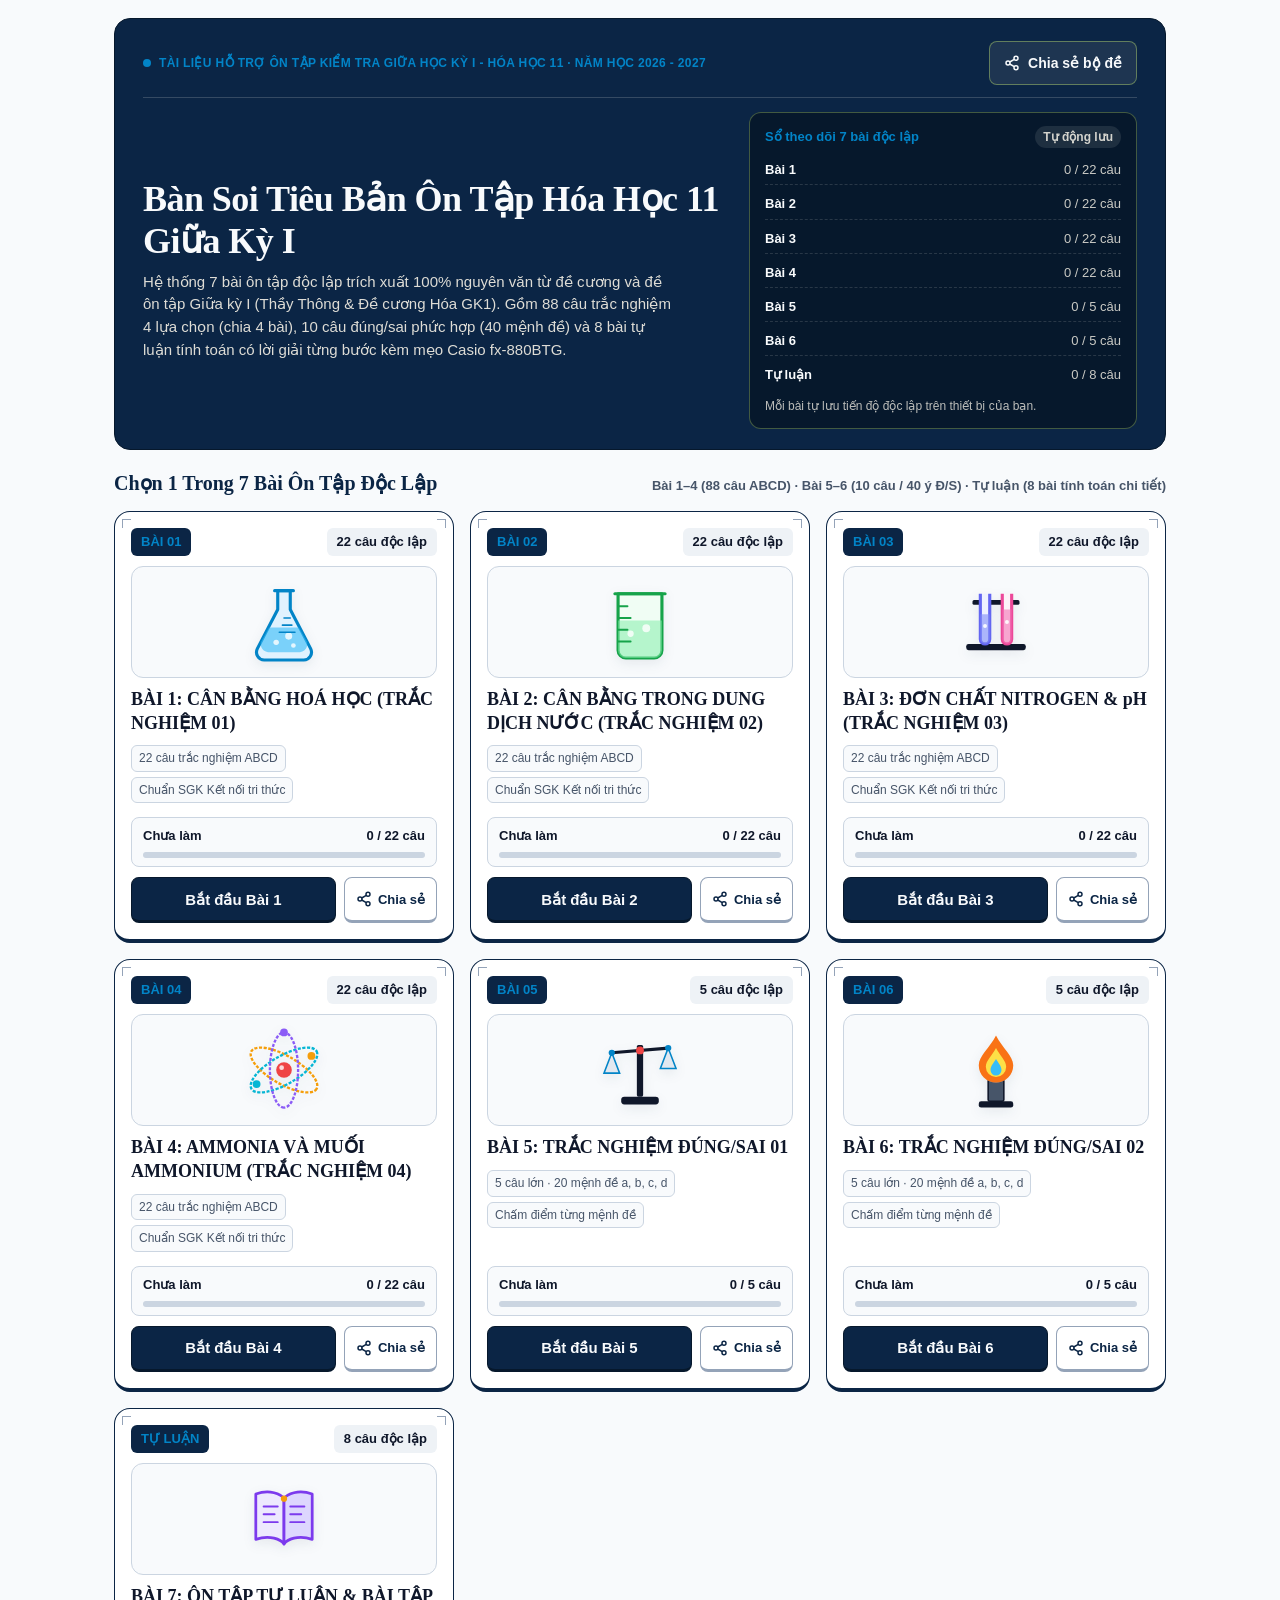
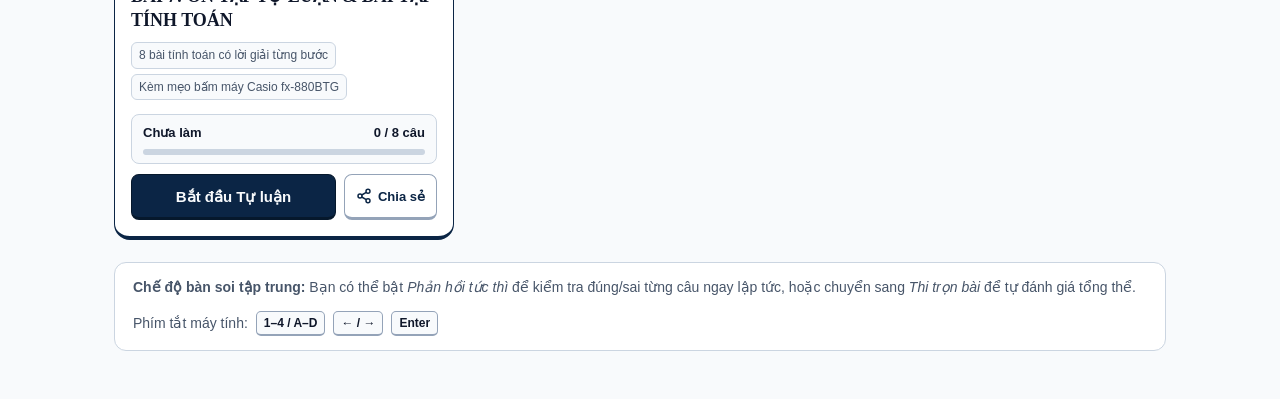
<file: index.html>
<!DOCTYPE html>
<html lang="vi">
<head>
  <meta charset="UTF-8" />
  <meta name="viewport" content="width=device-width, initial-scale=1.0, viewport-fit=cover" />
  <meta name="theme-color" content="#0B2545" />
  <link rel="icon" type="image/svg+xml" href="data:image/svg+xml,%3Csvg xmlns='http://www.w3.org/2000/svg' viewBox='0 0 32 32'%3E%3Crect width='32' height='32' rx='8' fill='%230B2545'/%3E%3Cpath d='M10 24L14 14V8H18V14L22 24H10Z' fill='%230284C7'/%3E%3Ccircle cx='16' cy='19' r='2' fill='%23FFFFFF'/%3E%3C/svg%3E" />
  <title>CHEMLAB — Ôn tập Hóa học 11 Giữa HKI (2026 - 2027)</title>
  <link rel="stylesheet" href="./styles.css" />
</head>
<body>
  <main class="lobby-shell">
    <header class="poster-masthead">
      <div class="masthead-top-row">
        <div class="monograph-mark">
          <span class="monograph-dot" aria-hidden="true"></span>
          <span>TÀI LIỆU HỖ TRỢ ÔN TẬP KIỂM TRA GIỮA HỌC KỲ I - HÓA HỌC 11 · NĂM HỌC 2026 - 2027</span>
        </div>
        <button type="button" id="btn-share-lobby" class="btn-share-masthead">
          <svg width="16" height="16" viewBox="0 0 24 24" fill="none" stroke="currentColor" stroke-width="2.2" aria-hidden="true">
            <circle cx="18" cy="5" r="3"></circle>
            <circle cx="6" cy="12" r="3"></circle>
            <circle cx="18" cy="19" r="3"></circle>
            <path d="M8.59 13.51l6.83 3.98M15.41 6.51l-6.82 3.98"></path>
          </svg>
          <span>Chia sẻ bộ đề</span>
        </button>
      </div>

      <div class="masthead-grid">
        <div>
          <h1 class="poster-title">Bàn Soi Tiêu Bản Ôn Tập Hóa Học 11 Giữa Kỳ I</h1>
          <p class="poster-subtitle">
            Hệ thống 7 bài ôn tập độc lập trích xuất 100% nguyên văn từ đề cương và đề ôn tập Giữa kỳ I (Thầy Thông & Đề cương Hóa GK1). Gồm 88 câu trắc nghiệm 4 lựa chọn (chia 4 bài), 10 câu đúng/sai phức hợp (40 mệnh đề) và 8 bài tự luận tính toán có lời giải từng bước kèm mẹo Casio fx-880BTG.
          </p>
        </div>

        <aside class="masthead-summary-panel" aria-label="Tiến độ riêng từng bài">
          <div class="overall-stat-row">
            <span class="overall-stat-label">Sổ theo dõi 7 bài độc lập</span>
            <span class="overall-stat-badge">Tự động lưu</span>
          </div>
          <div class="independent-ledger-list" id="independent-ledger-list">
            <div class="ledger-lesson-row"><span class="ledger-lesson-name">Bài 1</span><span class="ledger-lesson-val">0 / 22 câu</span></div>
            <div class="ledger-lesson-row"><span class="ledger-lesson-name">Bài 2</span><span class="ledger-lesson-val">0 / 22 câu</span></div>
            <div class="ledger-lesson-row"><span class="ledger-lesson-name">Bài 3</span><span class="ledger-lesson-val">0 / 22 câu</span></div>
            <div class="ledger-lesson-row"><span class="ledger-lesson-name">Bài 4</span><span class="ledger-lesson-val">0 / 22 câu</span></div>
            <div class="ledger-lesson-row"><span class="ledger-lesson-name">Bài 5</span><span class="ledger-lesson-val">0 / 5 câu</span></div>
            <div class="ledger-lesson-row"><span class="ledger-lesson-name">Bài 6</span><span class="ledger-lesson-val">0 / 5 câu</span></div>
            <div class="ledger-lesson-row"><span class="ledger-lesson-name">Tự luận</span><span class="ledger-lesson-val">0 / 8 câu</span></div>
          </div>
          <p class="overall-stat-caption" id="overall-stat-caption">
            Mỗi bài chấm điểm và tự lưu tiến độ tách biệt trên thiết bị của bạn.
          </p>
        </aside>
      </div>
    </header>

    <section aria-labelledby="plates-heading">
      <div class="plates-section-head">
        <h2 id="plates-heading" class="plates-heading">Chọn 1 Trong 7 Bài Ôn Tập Độc Lập</h2>
        <p class="plates-note">Bài 1–4 (88 câu ABCD) · Bài 5–6 (10 câu / 40 ý Đ/S) · Tự luận (8 bài tính toán chi tiết)</p>
      </div>

      <div id="specimen-plates-grid" class="specimen-plates-grid">
        <noscript>Bạn vui lòng bật JavaScript để tải dữ liệu câu hỏi Hóa học 11.</noscript>
      </div>
    </section>

    <footer class="lobby-footer-guide">
      <div>
        <strong>Chế độ bàn soi tập trung:</strong> Bạn có thể bật <em>Phản hồi tức thì</em> để kiểm tra đúng/sai từng câu ngay lập tức, hoặc chuyển sang <em>Thi trọn bài</em> để tự đánh giá tổng thể.
      </div>
      <div class="kbd-guide-group" aria-label="Phím tắt bàn phím trên máy tính">
        <span>Phím tắt máy tính:</span>
        <span class="kbd-chip">1–4 / A–D</span>
        <span class="kbd-chip">← / →</span>
        <span class="kbd-chip">Enter</span>
      </div>
    </footer>
  </main>

  <script src="./quiz-data.js"></script>
  <script src="./chemlab-core.js"></script>
  <script src="./lobby.js"></script>
</body>
</html>
</file>
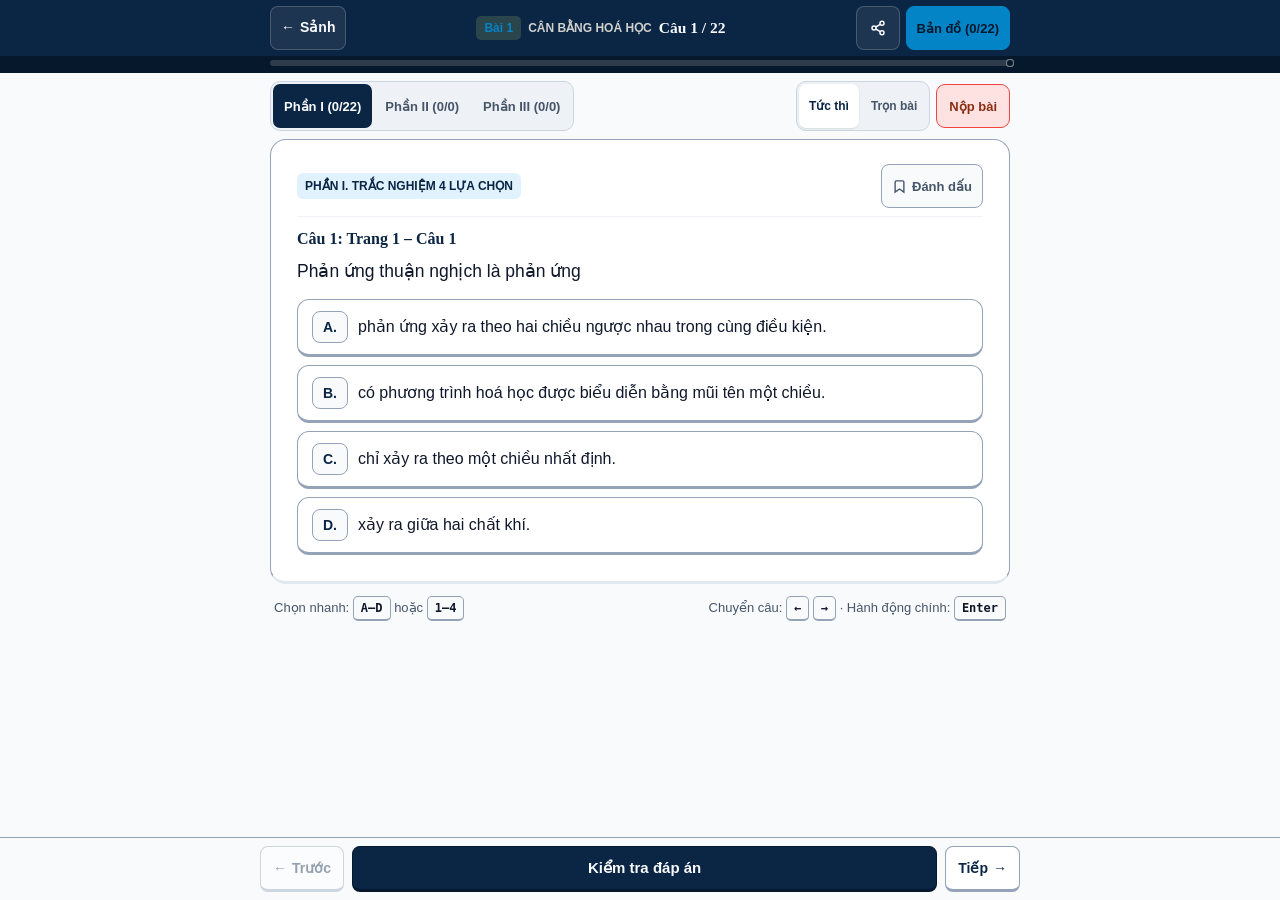
<file: bai-1.html>
<!DOCTYPE html>
<html lang="vi">
<head>
  <meta charset="UTF-8" />
  <meta name="viewport" content="width=device-width, initial-scale=1.0, viewport-fit=cover" />
  <meta name="theme-color" content="#0B2545" />
  <link rel="icon" type="image/svg+xml" href="data:image/svg+xml,%3Csvg xmlns='http://www.w3.org/2000/svg' viewBox='0 0 32 32'%3E%3Crect width='32' height='32' rx='8' fill='%230B2545'/%3E%3Cpath d='M10 24L14 14V8H18V14L22 24H10Z' fill='%230284C7'/%3E%3Ccircle cx='16' cy='19' r='2' fill='%23FFFFFF'/%3E%3C/svg%3E" />
  <title>BÀI 1: CÂN BẰNG HOÁ HỌC (TRẮC NGHIỆM 01) — CHEMLAB Hóa 11</title>
  <link rel="stylesheet" href="./styles.css" />
</head>
<body class="stage-page" data-lesson-id="bai-1">
  <header class="focus-topbar">
    <div class="topbar-inner">
      <a href="./index.html" class="btn-back-lobby" aria-label="Quay về sảnh CHEMLAB">
        <span aria-hidden="true">←</span>
        <span>Sảnh</span>
      </a>

      <div class="topbar-center-meta">
        <span id="lesson-code-tag" class="lesson-code-tag">BAI-1</span>
        <span id="lesson-desktop-title" class="lesson-desktop-title">BÀI 1: CÂN BẰNG HOÁ HỌC (TRẮC NGHIỆM 01)</span>
        <span id="stage-counter" class="stage-counter">Câu 1 / ...</span>
      </div>

      <div class="topbar-right-actions">
        <button type="button" id="btn-share-top" class="btn-icon-top" aria-label="Chia sẻ bài này">
          <svg width="16" height="16" viewBox="0 0 24 24" fill="none" stroke="currentColor" stroke-width="2.2" aria-hidden="true">
            <circle cx="18" cy="5" r="3"></circle>
            <circle cx="6" cy="12" r="3"></circle>
            <circle cx="18" cy="19" r="3"></circle>
            <path d="M8.59 13.51l6.83 3.98M15.41 6.51l-6.82 3.98"></path>
          </svg>
        </button>
        <button type="button" id="btn-map-trigger" class="btn-icon-top btn-map-trigger" aria-haspopup="dialog">
          <span id="map-trigger-label">Bản đồ</span>
        </button>
      </div>
    </div>

    <div class="leaf-vein-strip" aria-hidden="true">
      <div class="leaf-vein-inner">
        <div id="leaf-vein-track" class="leaf-vein-track">
          <div id="leaf-vein-fill" class="leaf-vein-fill"></div>
        </div>
      </div>
    </div>
  </header>

  <nav id="stage-subbar" class="stage-subbar" aria-label="Điều hướng phần thi và chế độ làm bài">
    <div id="part-pills" class="part-pills"></div>
    <div class="subbar-right-row">
      <div id="mode-switch-group" class="mode-switch-group" role="group" aria-label="Chế độ phản hồi"></div>
      <button type="button" id="btn-submit-inline" class="btn-submit-inline">Nộp bài</button>
    </div>
  </nav>

  <div id="drill-banner" class="drill-banner" hidden>
    <div class="drill-banner-inner">
      <span id="drill-banner-text" class="drill-banner-text">Đang luyện riêng câu sai</span>
      <button type="button" id="btn-exit-drill" class="btn-exit-drill">Thoát luyện câu sai</button>
    </div>
  </div>

  <main id="focus-main" class="focus-main">
    <noscript>Bạn vui lòng bật JavaScript để hiển thị bộ câu hỏi.</noscript>
  </main>

  <main id="results-container" class="results-container" hidden></main>

  <footer id="reflex-dock" class="reflex-dock">
    <div class="reflex-dock-inner">
      <button type="button" id="btn-prev-q" class="btn-nav-step" aria-label="Câu trước">
        <span aria-hidden="true">←</span>
        <span>Trước</span>
      </button>
      <button type="button" id="btn-primary-reflex" class="btn-reflex-primary">
        Kiểm tra đáp án
      </button>
      <button type="button" id="btn-next-q" class="btn-nav-step" aria-label="Câu tiếp theo">
        <span>Tiếp</span>
        <span aria-hidden="true">→</span>
      </button>
    </div>
  </footer>

  <div id="drawer-backdrop" class="drawer-backdrop" hidden>
    <aside class="question-drawer" role="dialog" aria-modal="true" aria-labelledby="drawer-title">
      <div class="drawer-header">
        <h2 id="drawer-title" class="drawer-title">Bản đồ câu hỏi</h2>
        <button type="button" id="btn-close-drawer" class="btn-close-drawer">Đóng</button>
      </div>
      <div class="drawer-legend" aria-label="Chú giải trạng thái">
        <span class="legend-item"><span class="legend-swatch sw-current"></span>Đang xem</span>
        <span class="legend-item"><span class="legend-swatch sw-answered"></span>Đã làm</span>
        <span class="legend-item"><span class="legend-swatch sw-partial"></span>Chọn dở</span>
        <span class="legend-item"><span class="legend-swatch sw-right"></span>Đúng</span>
        <span class="legend-item"><span class="legend-swatch sw-wrong"></span>Sai</span>
        <span class="legend-item"><span class="legend-swatch sw-flag"></span>Đánh dấu</span>
      </div>
      <div id="drawer-body" class="drawer-body"></div>
      <div class="drawer-footer">
        <button type="button" id="btn-submit-drawer" class="btn-submit-all">Nộp bài &amp; Xem tổng kết</button>
        <div class="drawer-reset-row">
          <button type="button" id="btn-reset-drawer" class="btn-reset-lesson">Làm mới bài này từ đầu</button>
        </div>
      </div>
    </aside>
  </div>

  <div id="dialog-backdrop" class="modal-backdrop" hidden>
    <div class="dialog-card" role="dialog" aria-modal="true" aria-labelledby="dialog-title">
      <h2 id="dialog-title" class="dialog-title">Xác nhận</h2>
      <p id="dialog-desc" class="dialog-desc"></p>
      <div class="dialog-actions">
        <button type="button" id="btn-dialog-cancel" class="btn-dialog-cancel">Hủy</button>
        <button type="button" id="btn-dialog-confirm" class="btn-dialog-confirm">Đồng ý</button>
      </div>
    </div>
  </div>

  <div id="prompt-modal-backdrop" class="modal-backdrop" hidden>
    <div class="chatgpt-prompt-card" role="dialog" aria-modal="true" aria-labelledby="prompt-modal-title">
      <h2 id="prompt-modal-title" style="margin-top:0;font-size:18px;">Sao chép kết quả gửi ChatGPT</h2>
      <p style="font-size:14px;color:var(--ink-muted);margin-bottom:8px;">
        Toàn bộ đáp án bạn đã chọn, danh sách câu sai, các câu đánh dấu cần giải thích và nội dung chi tiết kèm phương trình hoá học đã được đóng gói sẵn sàng.
      </p>
      <pre id="prompt-pre-content" class="prompt-pre-wrap"></pre>
      <div class="dialog-actions">
        <button type="button" id="btn-close-prompt-modal" class="btn-dialog-cancel">Đóng</button>
        <button type="button" id="btn-copy-prompt-action" class="btn-chatgpt-hero">Sao chép vào Clipboard</button>
      </div>
    </div>
  </div>

  <script src="./quiz-data.js"></script>
  <script src="./chemlab-core.js"></script>
  <script src="./stage.js"></script>
</body>
</html>
</file>
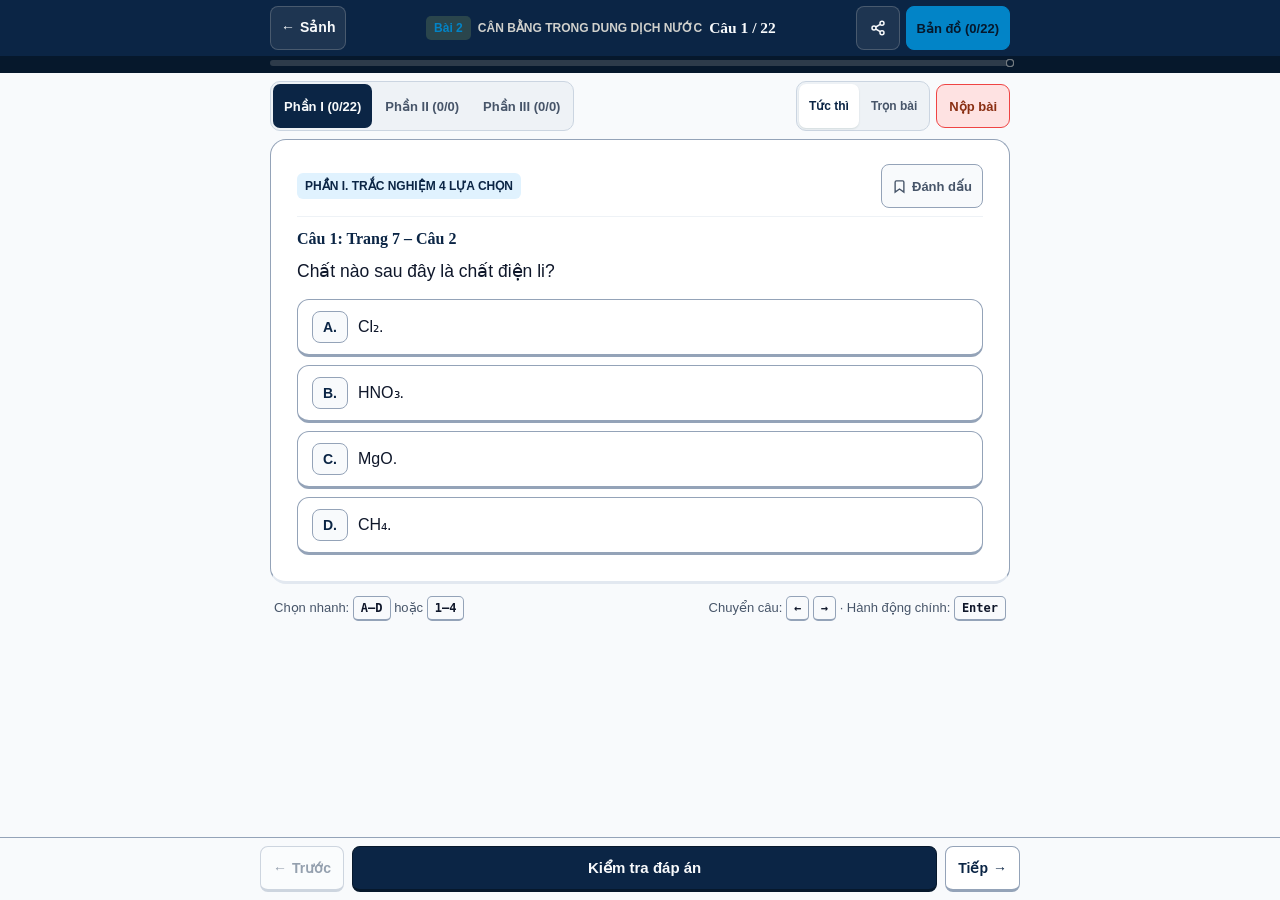
<file: bai-2.html>
<!DOCTYPE html>
<html lang="vi">
<head>
  <meta charset="UTF-8" />
  <meta name="viewport" content="width=device-width, initial-scale=1.0, viewport-fit=cover" />
  <meta name="theme-color" content="#0B2545" />
  <link rel="icon" type="image/svg+xml" href="data:image/svg+xml,%3Csvg xmlns='http://www.w3.org/2000/svg' viewBox='0 0 32 32'%3E%3Crect width='32' height='32' rx='8' fill='%230B2545'/%3E%3Cpath d='M10 24L14 14V8H18V14L22 24H10Z' fill='%230284C7'/%3E%3Ccircle cx='16' cy='19' r='2' fill='%23FFFFFF'/%3E%3C/svg%3E" />
  <title>BÀI 2: CÂN BẰNG DUNG DỊCH NƯỚC (TRẮC NGHIỆM 02) — CHEMLAB Hóa 11</title>
  <link rel="stylesheet" href="./styles.css" />
</head>
<body class="stage-page" data-lesson-id="bai-2">
  <header class="focus-topbar">
    <div class="topbar-inner">
      <a href="./index.html" class="btn-back-lobby" aria-label="Quay về sảnh CHEMLAB">
        <span aria-hidden="true">←</span>
        <span>Sảnh</span>
      </a>

      <div class="topbar-center-meta">
        <span id="lesson-code-tag" class="lesson-code-tag">BAI-2</span>
        <span id="lesson-desktop-title" class="lesson-desktop-title">BÀI 2: CÂN BẰNG DUNG DỊCH NƯỚC (TRẮC NGHIỆM 02)</span>
        <span id="stage-counter" class="stage-counter">Câu 1 / ...</span>
      </div>

      <div class="topbar-right-actions">
        <button type="button" id="btn-share-top" class="btn-icon-top" aria-label="Chia sẻ bài này">
          <svg width="16" height="16" viewBox="0 0 24 24" fill="none" stroke="currentColor" stroke-width="2.2" aria-hidden="true">
            <circle cx="18" cy="5" r="3"></circle>
            <circle cx="6" cy="12" r="3"></circle>
            <circle cx="18" cy="19" r="3"></circle>
            <path d="M8.59 13.51l6.83 3.98M15.41 6.51l-6.82 3.98"></path>
          </svg>
        </button>
        <button type="button" id="btn-map-trigger" class="btn-icon-top btn-map-trigger" aria-haspopup="dialog">
          <span id="map-trigger-label">Bản đồ</span>
        </button>
      </div>
    </div>

    <div class="leaf-vein-strip" aria-hidden="true">
      <div class="leaf-vein-inner">
        <div id="leaf-vein-track" class="leaf-vein-track">
          <div id="leaf-vein-fill" class="leaf-vein-fill"></div>
        </div>
      </div>
    </div>
  </header>

  <nav id="stage-subbar" class="stage-subbar" aria-label="Điều hướng phần thi và chế độ làm bài">
    <div id="part-pills" class="part-pills"></div>
    <div class="subbar-right-row">
      <div id="mode-switch-group" class="mode-switch-group" role="group" aria-label="Chế độ phản hồi"></div>
      <button type="button" id="btn-submit-inline" class="btn-submit-inline">Nộp bài</button>
    </div>
  </nav>

  <div id="drill-banner" class="drill-banner" hidden>
    <div class="drill-banner-inner">
      <span id="drill-banner-text" class="drill-banner-text">Đang luyện riêng câu sai</span>
      <button type="button" id="btn-exit-drill" class="btn-exit-drill">Thoát luyện câu sai</button>
    </div>
  </div>

  <main id="focus-main" class="focus-main">
    <noscript>Bạn vui lòng bật JavaScript để hiển thị bộ câu hỏi.</noscript>
  </main>

  <main id="results-container" class="results-container" hidden></main>

  <footer id="reflex-dock" class="reflex-dock">
    <div class="reflex-dock-inner">
      <button type="button" id="btn-prev-q" class="btn-nav-step" aria-label="Câu trước">
        <span aria-hidden="true">←</span>
        <span>Trước</span>
      </button>
      <button type="button" id="btn-primary-reflex" class="btn-reflex-primary">
        Kiểm tra đáp án
      </button>
      <button type="button" id="btn-next-q" class="btn-nav-step" aria-label="Câu tiếp theo">
        <span>Tiếp</span>
        <span aria-hidden="true">→</span>
      </button>
    </div>
  </footer>

  <div id="drawer-backdrop" class="drawer-backdrop" hidden>
    <aside class="question-drawer" role="dialog" aria-modal="true" aria-labelledby="drawer-title">
      <div class="drawer-header">
        <h2 id="drawer-title" class="drawer-title">Bản đồ câu hỏi</h2>
        <button type="button" id="btn-close-drawer" class="btn-close-drawer">Đóng</button>
      </div>
      <div class="drawer-legend" aria-label="Chú giải trạng thái">
        <span class="legend-item"><span class="legend-swatch sw-current"></span>Đang xem</span>
        <span class="legend-item"><span class="legend-swatch sw-answered"></span>Đã làm</span>
        <span class="legend-item"><span class="legend-swatch sw-partial"></span>Chọn dở</span>
        <span class="legend-item"><span class="legend-swatch sw-right"></span>Đúng</span>
        <span class="legend-item"><span class="legend-swatch sw-wrong"></span>Sai</span>
        <span class="legend-item"><span class="legend-swatch sw-flag"></span>Đánh dấu</span>
      </div>
      <div id="drawer-body" class="drawer-body"></div>
      <div class="drawer-footer">
        <button type="button" id="btn-submit-drawer" class="btn-submit-all">Nộp bài &amp; Xem tổng kết</button>
        <div class="drawer-reset-row">
          <button type="button" id="btn-reset-drawer" class="btn-reset-lesson">Làm mới bài này từ đầu</button>
        </div>
      </div>
    </aside>
  </div>

  <div id="dialog-backdrop" class="modal-backdrop" hidden>
    <div class="dialog-card" role="dialog" aria-modal="true" aria-labelledby="dialog-title">
      <h2 id="dialog-title" class="dialog-title">Xác nhận</h2>
      <p id="dialog-desc" class="dialog-desc"></p>
      <div class="dialog-actions">
        <button type="button" id="btn-dialog-cancel" class="btn-dialog-cancel">Hủy</button>
        <button type="button" id="btn-dialog-confirm" class="btn-dialog-confirm">Đồng ý</button>
      </div>
    </div>
  </div>

  <div id="prompt-modal-backdrop" class="modal-backdrop" hidden>
    <div class="chatgpt-prompt-card" role="dialog" aria-modal="true" aria-labelledby="prompt-modal-title">
      <h2 id="prompt-modal-title" style="margin-top:0;font-size:18px;">Sao chép kết quả gửi ChatGPT</h2>
      <p style="font-size:14px;color:var(--ink-muted);margin-bottom:8px;">
        Toàn bộ đáp án bạn đã chọn, danh sách câu sai, các câu đánh dấu cần giải thích và nội dung chi tiết kèm phương trình hoá học đã được đóng gói sẵn sàng.
      </p>
      <pre id="prompt-pre-content" class="prompt-pre-wrap"></pre>
      <div class="dialog-actions">
        <button type="button" id="btn-close-prompt-modal" class="btn-dialog-cancel">Đóng</button>
        <button type="button" id="btn-copy-prompt-action" class="btn-chatgpt-hero">Sao chép vào Clipboard</button>
      </div>
    </div>
  </div>

  <script src="./quiz-data.js"></script>
  <script src="./chemlab-core.js"></script>
  <script src="./stage.js"></script>
</body>
</html>
</file>
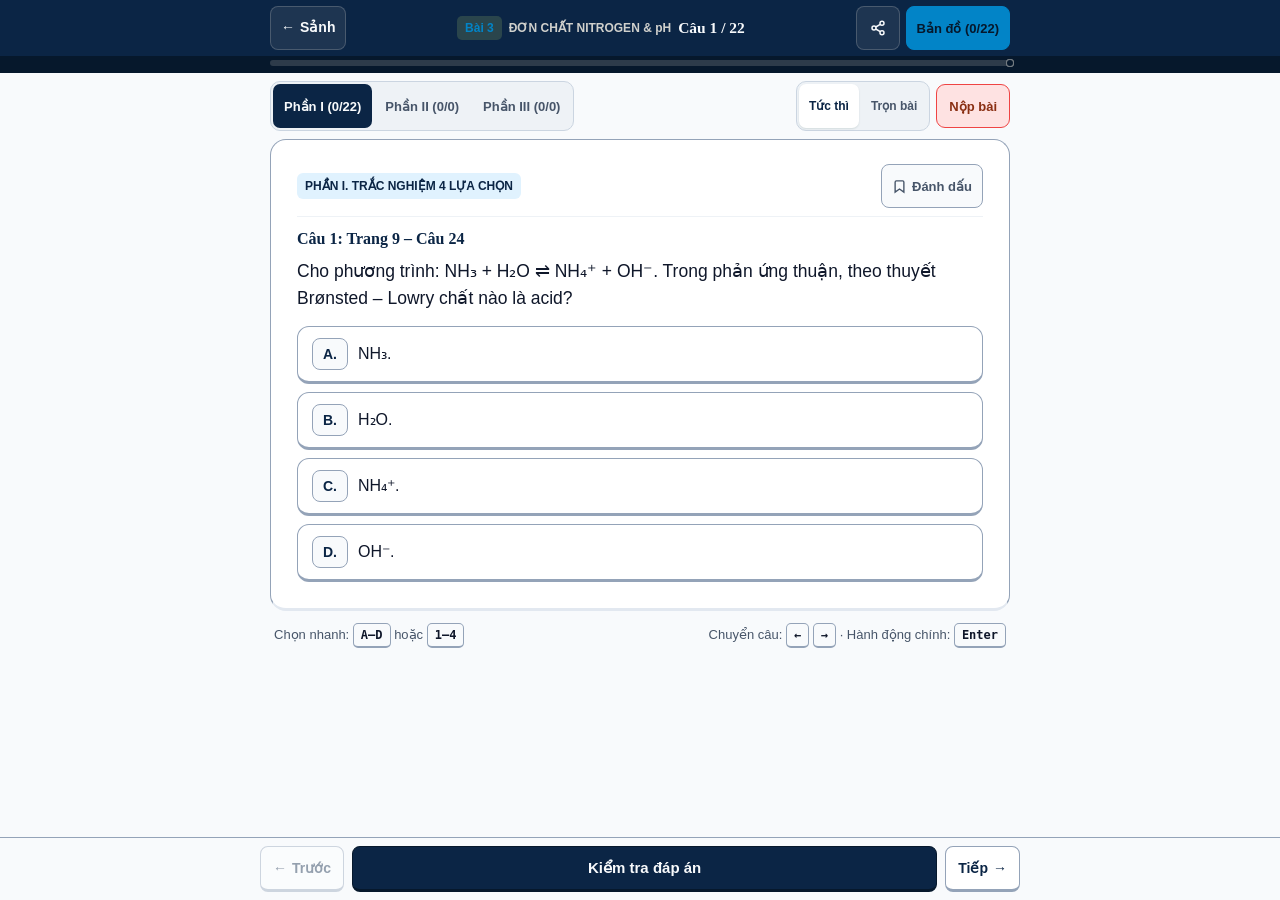
<file: bai-3.html>
<!DOCTYPE html>
<html lang="vi">
<head>
  <meta charset="UTF-8" />
  <meta name="viewport" content="width=device-width, initial-scale=1.0, viewport-fit=cover" />
  <meta name="theme-color" content="#0B2545" />
  <link rel="icon" type="image/svg+xml" href="data:image/svg+xml,%3Csvg xmlns='http://www.w3.org/2000/svg' viewBox='0 0 32 32'%3E%3Crect width='32' height='32' rx='8' fill='%230B2545'/%3E%3Cpath d='M10 24L14 14V8H18V14L22 24H10Z' fill='%230284C7'/%3E%3Ccircle cx='16' cy='19' r='2' fill='%23FFFFFF'/%3E%3C/svg%3E" />
  <title>BÀI 3: ĐƠN CHẤT NITROGEN & pH (TRẮC NGHIỆM 03) — CHEMLAB Hóa 11</title>
  <link rel="stylesheet" href="./styles.css" />
</head>
<body class="stage-page" data-lesson-id="bai-3">
  <header class="focus-topbar">
    <div class="topbar-inner">
      <a href="./index.html" class="btn-back-lobby" aria-label="Quay về sảnh CHEMLAB">
        <span aria-hidden="true">←</span>
        <span>Sảnh</span>
      </a>

      <div class="topbar-center-meta">
        <span id="lesson-code-tag" class="lesson-code-tag">BAI-3</span>
        <span id="lesson-desktop-title" class="lesson-desktop-title">BÀI 3: ĐƠN CHẤT NITROGEN & pH (TRẮC NGHIỆM 03)</span>
        <span id="stage-counter" class="stage-counter">Câu 1 / ...</span>
      </div>

      <div class="topbar-right-actions">
        <button type="button" id="btn-share-top" class="btn-icon-top" aria-label="Chia sẻ bài này">
          <svg width="16" height="16" viewBox="0 0 24 24" fill="none" stroke="currentColor" stroke-width="2.2" aria-hidden="true">
            <circle cx="18" cy="5" r="3"></circle>
            <circle cx="6" cy="12" r="3"></circle>
            <circle cx="18" cy="19" r="3"></circle>
            <path d="M8.59 13.51l6.83 3.98M15.41 6.51l-6.82 3.98"></path>
          </svg>
        </button>
        <button type="button" id="btn-map-trigger" class="btn-icon-top btn-map-trigger" aria-haspopup="dialog">
          <span id="map-trigger-label">Bản đồ</span>
        </button>
      </div>
    </div>

    <div class="leaf-vein-strip" aria-hidden="true">
      <div class="leaf-vein-inner">
        <div id="leaf-vein-track" class="leaf-vein-track">
          <div id="leaf-vein-fill" class="leaf-vein-fill"></div>
        </div>
      </div>
    </div>
  </header>

  <nav id="stage-subbar" class="stage-subbar" aria-label="Điều hướng phần thi và chế độ làm bài">
    <div id="part-pills" class="part-pills"></div>
    <div class="subbar-right-row">
      <div id="mode-switch-group" class="mode-switch-group" role="group" aria-label="Chế độ phản hồi"></div>
      <button type="button" id="btn-submit-inline" class="btn-submit-inline">Nộp bài</button>
    </div>
  </nav>

  <div id="drill-banner" class="drill-banner" hidden>
    <div class="drill-banner-inner">
      <span id="drill-banner-text" class="drill-banner-text">Đang luyện riêng câu sai</span>
      <button type="button" id="btn-exit-drill" class="btn-exit-drill">Thoát luyện câu sai</button>
    </div>
  </div>

  <main id="focus-main" class="focus-main">
    <noscript>Bạn vui lòng bật JavaScript để hiển thị bộ câu hỏi.</noscript>
  </main>

  <main id="results-container" class="results-container" hidden></main>

  <footer id="reflex-dock" class="reflex-dock">
    <div class="reflex-dock-inner">
      <button type="button" id="btn-prev-q" class="btn-nav-step" aria-label="Câu trước">
        <span aria-hidden="true">←</span>
        <span>Trước</span>
      </button>
      <button type="button" id="btn-primary-reflex" class="btn-reflex-primary">
        Kiểm tra đáp án
      </button>
      <button type="button" id="btn-next-q" class="btn-nav-step" aria-label="Câu tiếp theo">
        <span>Tiếp</span>
        <span aria-hidden="true">→</span>
      </button>
    </div>
  </footer>

  <div id="drawer-backdrop" class="drawer-backdrop" hidden>
    <aside class="question-drawer" role="dialog" aria-modal="true" aria-labelledby="drawer-title">
      <div class="drawer-header">
        <h2 id="drawer-title" class="drawer-title">Bản đồ câu hỏi</h2>
        <button type="button" id="btn-close-drawer" class="btn-close-drawer">Đóng</button>
      </div>
      <div class="drawer-legend" aria-label="Chú giải trạng thái">
        <span class="legend-item"><span class="legend-swatch sw-current"></span>Đang xem</span>
        <span class="legend-item"><span class="legend-swatch sw-answered"></span>Đã làm</span>
        <span class="legend-item"><span class="legend-swatch sw-partial"></span>Chọn dở</span>
        <span class="legend-item"><span class="legend-swatch sw-right"></span>Đúng</span>
        <span class="legend-item"><span class="legend-swatch sw-wrong"></span>Sai</span>
        <span class="legend-item"><span class="legend-swatch sw-flag"></span>Đánh dấu</span>
      </div>
      <div id="drawer-body" class="drawer-body"></div>
      <div class="drawer-footer">
        <button type="button" id="btn-submit-drawer" class="btn-submit-all">Nộp bài &amp; Xem tổng kết</button>
        <div class="drawer-reset-row">
          <button type="button" id="btn-reset-drawer" class="btn-reset-lesson">Làm mới bài này từ đầu</button>
        </div>
      </div>
    </aside>
  </div>

  <div id="dialog-backdrop" class="modal-backdrop" hidden>
    <div class="dialog-card" role="dialog" aria-modal="true" aria-labelledby="dialog-title">
      <h2 id="dialog-title" class="dialog-title">Xác nhận</h2>
      <p id="dialog-desc" class="dialog-desc"></p>
      <div class="dialog-actions">
        <button type="button" id="btn-dialog-cancel" class="btn-dialog-cancel">Hủy</button>
        <button type="button" id="btn-dialog-confirm" class="btn-dialog-confirm">Đồng ý</button>
      </div>
    </div>
  </div>

  <div id="prompt-modal-backdrop" class="modal-backdrop" hidden>
    <div class="chatgpt-prompt-card" role="dialog" aria-modal="true" aria-labelledby="prompt-modal-title">
      <h2 id="prompt-modal-title" style="margin-top:0;font-size:18px;">Sao chép kết quả gửi ChatGPT</h2>
      <p style="font-size:14px;color:var(--ink-muted);margin-bottom:8px;">
        Toàn bộ đáp án bạn đã chọn, danh sách câu sai, các câu đánh dấu cần giải thích và nội dung chi tiết kèm phương trình hoá học đã được đóng gói sẵn sàng.
      </p>
      <pre id="prompt-pre-content" class="prompt-pre-wrap"></pre>
      <div class="dialog-actions">
        <button type="button" id="btn-close-prompt-modal" class="btn-dialog-cancel">Đóng</button>
        <button type="button" id="btn-copy-prompt-action" class="btn-chatgpt-hero">Sao chép vào Clipboard</button>
      </div>
    </div>
  </div>

  <script src="./quiz-data.js"></script>
  <script src="./chemlab-core.js"></script>
  <script src="./stage.js"></script>
</body>
</html>
</file>
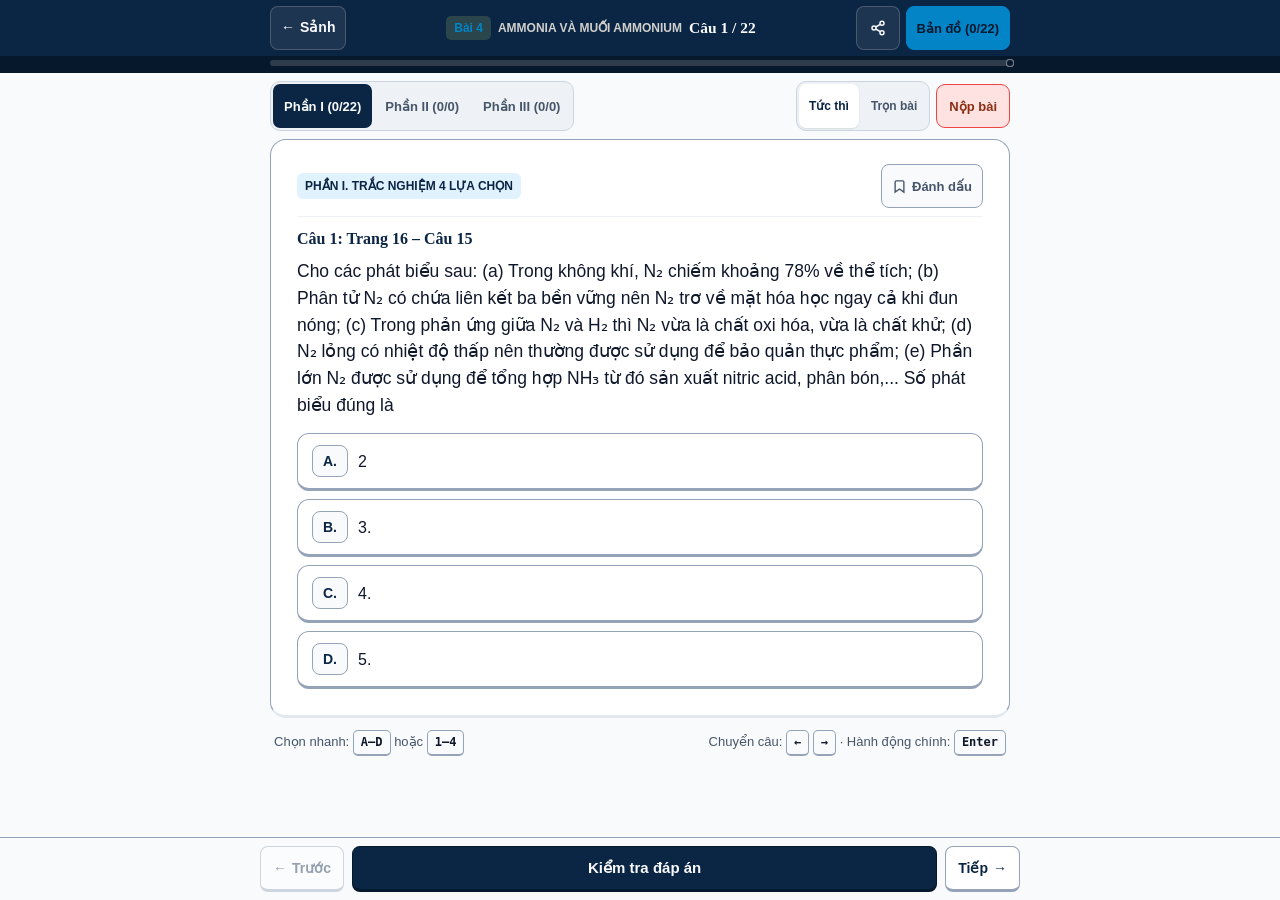
<file: bai-4.html>
<!DOCTYPE html>
<html lang="vi">
<head>
  <meta charset="UTF-8" />
  <meta name="viewport" content="width=device-width, initial-scale=1.0, viewport-fit=cover" />
  <meta name="theme-color" content="#0B2545" />
  <link rel="icon" type="image/svg+xml" href="data:image/svg+xml,%3Csvg xmlns='http://www.w3.org/2000/svg' viewBox='0 0 32 32'%3E%3Crect width='32' height='32' rx='8' fill='%230B2545'/%3E%3Cpath d='M10 24L14 14V8H18V14L22 24H10Z' fill='%230284C7'/%3E%3Ccircle cx='16' cy='19' r='2' fill='%23FFFFFF'/%3E%3C/svg%3E" />
  <title>BÀI 4: AMMONIA & MUỐI AMMONIUM (TRẮC NGHIỆM 04) — CHEMLAB Hóa 11</title>
  <link rel="stylesheet" href="./styles.css" />
</head>
<body class="stage-page" data-lesson-id="bai-4">
  <header class="focus-topbar">
    <div class="topbar-inner">
      <a href="./index.html" class="btn-back-lobby" aria-label="Quay về sảnh CHEMLAB">
        <span aria-hidden="true">←</span>
        <span>Sảnh</span>
      </a>

      <div class="topbar-center-meta">
        <span id="lesson-code-tag" class="lesson-code-tag">BAI-4</span>
        <span id="lesson-desktop-title" class="lesson-desktop-title">BÀI 4: AMMONIA & MUỐI AMMONIUM (TRẮC NGHIỆM 04)</span>
        <span id="stage-counter" class="stage-counter">Câu 1 / ...</span>
      </div>

      <div class="topbar-right-actions">
        <button type="button" id="btn-share-top" class="btn-icon-top" aria-label="Chia sẻ bài này">
          <svg width="16" height="16" viewBox="0 0 24 24" fill="none" stroke="currentColor" stroke-width="2.2" aria-hidden="true">
            <circle cx="18" cy="5" r="3"></circle>
            <circle cx="6" cy="12" r="3"></circle>
            <circle cx="18" cy="19" r="3"></circle>
            <path d="M8.59 13.51l6.83 3.98M15.41 6.51l-6.82 3.98"></path>
          </svg>
        </button>
        <button type="button" id="btn-map-trigger" class="btn-icon-top btn-map-trigger" aria-haspopup="dialog">
          <span id="map-trigger-label">Bản đồ</span>
        </button>
      </div>
    </div>

    <div class="leaf-vein-strip" aria-hidden="true">
      <div class="leaf-vein-inner">
        <div id="leaf-vein-track" class="leaf-vein-track">
          <div id="leaf-vein-fill" class="leaf-vein-fill"></div>
        </div>
      </div>
    </div>
  </header>

  <nav id="stage-subbar" class="stage-subbar" aria-label="Điều hướng phần thi và chế độ làm bài">
    <div id="part-pills" class="part-pills"></div>
    <div class="subbar-right-row">
      <div id="mode-switch-group" class="mode-switch-group" role="group" aria-label="Chế độ phản hồi"></div>
      <button type="button" id="btn-submit-inline" class="btn-submit-inline">Nộp bài</button>
    </div>
  </nav>

  <div id="drill-banner" class="drill-banner" hidden>
    <div class="drill-banner-inner">
      <span id="drill-banner-text" class="drill-banner-text">Đang luyện riêng câu sai</span>
      <button type="button" id="btn-exit-drill" class="btn-exit-drill">Thoát luyện câu sai</button>
    </div>
  </div>

  <main id="focus-main" class="focus-main">
    <noscript>Bạn vui lòng bật JavaScript để hiển thị bộ câu hỏi.</noscript>
  </main>

  <main id="results-container" class="results-container" hidden></main>

  <footer id="reflex-dock" class="reflex-dock">
    <div class="reflex-dock-inner">
      <button type="button" id="btn-prev-q" class="btn-nav-step" aria-label="Câu trước">
        <span aria-hidden="true">←</span>
        <span>Trước</span>
      </button>
      <button type="button" id="btn-primary-reflex" class="btn-reflex-primary">
        Kiểm tra đáp án
      </button>
      <button type="button" id="btn-next-q" class="btn-nav-step" aria-label="Câu tiếp theo">
        <span>Tiếp</span>
        <span aria-hidden="true">→</span>
      </button>
    </div>
  </footer>

  <div id="drawer-backdrop" class="drawer-backdrop" hidden>
    <aside class="question-drawer" role="dialog" aria-modal="true" aria-labelledby="drawer-title">
      <div class="drawer-header">
        <h2 id="drawer-title" class="drawer-title">Bản đồ câu hỏi</h2>
        <button type="button" id="btn-close-drawer" class="btn-close-drawer">Đóng</button>
      </div>
      <div class="drawer-legend" aria-label="Chú giải trạng thái">
        <span class="legend-item"><span class="legend-swatch sw-current"></span>Đang xem</span>
        <span class="legend-item"><span class="legend-swatch sw-answered"></span>Đã làm</span>
        <span class="legend-item"><span class="legend-swatch sw-partial"></span>Chọn dở</span>
        <span class="legend-item"><span class="legend-swatch sw-right"></span>Đúng</span>
        <span class="legend-item"><span class="legend-swatch sw-wrong"></span>Sai</span>
        <span class="legend-item"><span class="legend-swatch sw-flag"></span>Đánh dấu</span>
      </div>
      <div id="drawer-body" class="drawer-body"></div>
      <div class="drawer-footer">
        <button type="button" id="btn-submit-drawer" class="btn-submit-all">Nộp bài &amp; Xem tổng kết</button>
        <div class="drawer-reset-row">
          <button type="button" id="btn-reset-drawer" class="btn-reset-lesson">Làm mới bài này từ đầu</button>
        </div>
      </div>
    </aside>
  </div>

  <div id="dialog-backdrop" class="modal-backdrop" hidden>
    <div class="dialog-card" role="dialog" aria-modal="true" aria-labelledby="dialog-title">
      <h2 id="dialog-title" class="dialog-title">Xác nhận</h2>
      <p id="dialog-desc" class="dialog-desc"></p>
      <div class="dialog-actions">
        <button type="button" id="btn-dialog-cancel" class="btn-dialog-cancel">Hủy</button>
        <button type="button" id="btn-dialog-confirm" class="btn-dialog-confirm">Đồng ý</button>
      </div>
    </div>
  </div>

  <div id="prompt-modal-backdrop" class="modal-backdrop" hidden>
    <div class="chatgpt-prompt-card" role="dialog" aria-modal="true" aria-labelledby="prompt-modal-title">
      <h2 id="prompt-modal-title" style="margin-top:0;font-size:18px;">Sao chép kết quả gửi ChatGPT</h2>
      <p style="font-size:14px;color:var(--ink-muted);margin-bottom:8px;">
        Toàn bộ đáp án bạn đã chọn, danh sách câu sai, các câu đánh dấu cần giải thích và nội dung chi tiết kèm phương trình hoá học đã được đóng gói sẵn sàng.
      </p>
      <pre id="prompt-pre-content" class="prompt-pre-wrap"></pre>
      <div class="dialog-actions">
        <button type="button" id="btn-close-prompt-modal" class="btn-dialog-cancel">Đóng</button>
        <button type="button" id="btn-copy-prompt-action" class="btn-chatgpt-hero">Sao chép vào Clipboard</button>
      </div>
    </div>
  </div>

  <script src="./quiz-data.js"></script>
  <script src="./chemlab-core.js"></script>
  <script src="./stage.js"></script>
</body>
</html>
</file>
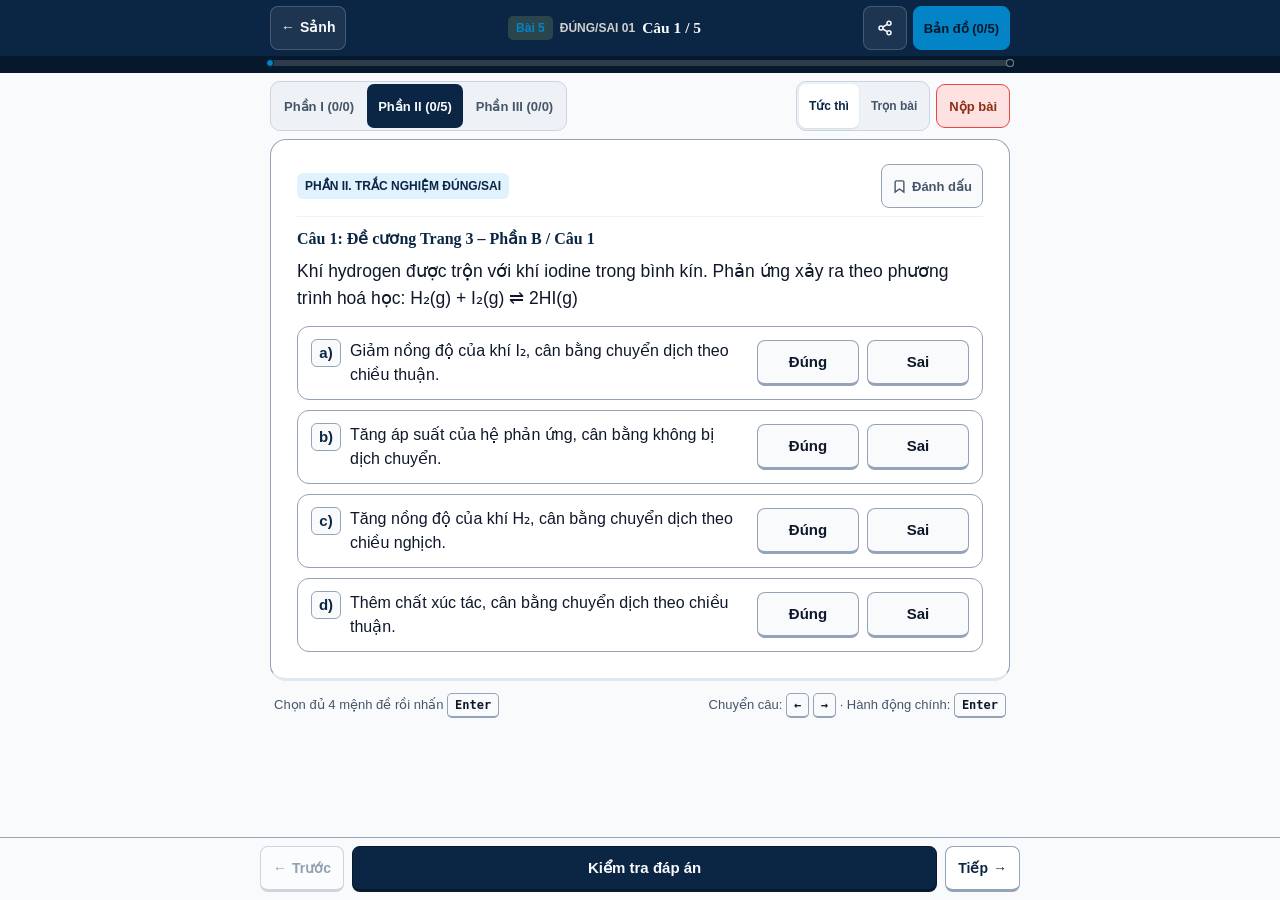
<file: bai-5.html>
<!DOCTYPE html>
<html lang="vi">
<head>
  <meta charset="UTF-8" />
  <meta name="viewport" content="width=device-width, initial-scale=1.0, viewport-fit=cover" />
  <meta name="theme-color" content="#0B2545" />
  <link rel="icon" type="image/svg+xml" href="data:image/svg+xml,%3Csvg xmlns='http://www.w3.org/2000/svg' viewBox='0 0 32 32'%3E%3Crect width='32' height='32' rx='8' fill='%230B2545'/%3E%3Cpath d='M10 24L14 14V8H18V14L22 24H10Z' fill='%230284C7'/%3E%3Ccircle cx='16' cy='19' r='2' fill='%23FFFFFF'/%3E%3C/svg%3E" />
  <title>BÀI 5: TRẮC NGHIỆM ĐÚNG/SAI 01 (5 CÂU · 20 MỆNH ĐỀ) — CHEMLAB Hóa 11</title>
  <link rel="stylesheet" href="./styles.css" />
</head>
<body class="stage-page" data-lesson-id="bai-5">
  <header class="focus-topbar">
    <div class="topbar-inner">
      <a href="./index.html" class="btn-back-lobby" aria-label="Quay về sảnh CHEMLAB">
        <span aria-hidden="true">←</span>
        <span>Sảnh</span>
      </a>

      <div class="topbar-center-meta">
        <span id="lesson-code-tag" class="lesson-code-tag">BAI-5</span>
        <span id="lesson-desktop-title" class="lesson-desktop-title">BÀI 5: TRẮC NGHIỆM ĐÚNG/SAI 01 (5 CÂU · 20 MỆNH ĐỀ)</span>
        <span id="stage-counter" class="stage-counter">Câu 1 / ...</span>
      </div>

      <div class="topbar-right-actions">
        <button type="button" id="btn-share-top" class="btn-icon-top" aria-label="Chia sẻ bài này">
          <svg width="16" height="16" viewBox="0 0 24 24" fill="none" stroke="currentColor" stroke-width="2.2" aria-hidden="true">
            <circle cx="18" cy="5" r="3"></circle>
            <circle cx="6" cy="12" r="3"></circle>
            <circle cx="18" cy="19" r="3"></circle>
            <path d="M8.59 13.51l6.83 3.98M15.41 6.51l-6.82 3.98"></path>
          </svg>
        </button>
        <button type="button" id="btn-map-trigger" class="btn-icon-top btn-map-trigger" aria-haspopup="dialog">
          <span id="map-trigger-label">Bản đồ</span>
        </button>
      </div>
    </div>

    <div class="leaf-vein-strip" aria-hidden="true">
      <div class="leaf-vein-inner">
        <div id="leaf-vein-track" class="leaf-vein-track">
          <div id="leaf-vein-fill" class="leaf-vein-fill"></div>
        </div>
      </div>
    </div>
  </header>

  <nav id="stage-subbar" class="stage-subbar" aria-label="Điều hướng phần thi và chế độ làm bài">
    <div id="part-pills" class="part-pills"></div>
    <div class="subbar-right-row">
      <div id="mode-switch-group" class="mode-switch-group" role="group" aria-label="Chế độ phản hồi"></div>
      <button type="button" id="btn-submit-inline" class="btn-submit-inline">Nộp bài</button>
    </div>
  </nav>

  <div id="drill-banner" class="drill-banner" hidden>
    <div class="drill-banner-inner">
      <span id="drill-banner-text" class="drill-banner-text">Đang luyện riêng câu sai</span>
      <button type="button" id="btn-exit-drill" class="btn-exit-drill">Thoát luyện câu sai</button>
    </div>
  </div>

  <main id="focus-main" class="focus-main">
    <noscript>Bạn vui lòng bật JavaScript để hiển thị bộ câu hỏi.</noscript>
  </main>

  <main id="results-container" class="results-container" hidden></main>

  <footer id="reflex-dock" class="reflex-dock">
    <div class="reflex-dock-inner">
      <button type="button" id="btn-prev-q" class="btn-nav-step" aria-label="Câu trước">
        <span aria-hidden="true">←</span>
        <span>Trước</span>
      </button>
      <button type="button" id="btn-primary-reflex" class="btn-reflex-primary">
        Kiểm tra đáp án
      </button>
      <button type="button" id="btn-next-q" class="btn-nav-step" aria-label="Câu tiếp theo">
        <span>Tiếp</span>
        <span aria-hidden="true">→</span>
      </button>
    </div>
  </footer>

  <div id="drawer-backdrop" class="drawer-backdrop" hidden>
    <aside class="question-drawer" role="dialog" aria-modal="true" aria-labelledby="drawer-title">
      <div class="drawer-header">
        <h2 id="drawer-title" class="drawer-title">Bản đồ câu hỏi</h2>
        <button type="button" id="btn-close-drawer" class="btn-close-drawer">Đóng</button>
      </div>
      <div class="drawer-legend" aria-label="Chú giải trạng thái">
        <span class="legend-item"><span class="legend-swatch sw-current"></span>Đang xem</span>
        <span class="legend-item"><span class="legend-swatch sw-answered"></span>Đã làm</span>
        <span class="legend-item"><span class="legend-swatch sw-partial"></span>Chọn dở</span>
        <span class="legend-item"><span class="legend-swatch sw-right"></span>Đúng</span>
        <span class="legend-item"><span class="legend-swatch sw-wrong"></span>Sai</span>
        <span class="legend-item"><span class="legend-swatch sw-flag"></span>Đánh dấu</span>
      </div>
      <div id="drawer-body" class="drawer-body"></div>
      <div class="drawer-footer">
        <button type="button" id="btn-submit-drawer" class="btn-submit-all">Nộp bài &amp; Xem tổng kết</button>
        <div class="drawer-reset-row">
          <button type="button" id="btn-reset-drawer" class="btn-reset-lesson">Làm mới bài này từ đầu</button>
        </div>
      </div>
    </aside>
  </div>

  <div id="dialog-backdrop" class="modal-backdrop" hidden>
    <div class="dialog-card" role="dialog" aria-modal="true" aria-labelledby="dialog-title">
      <h2 id="dialog-title" class="dialog-title">Xác nhận</h2>
      <p id="dialog-desc" class="dialog-desc"></p>
      <div class="dialog-actions">
        <button type="button" id="btn-dialog-cancel" class="btn-dialog-cancel">Hủy</button>
        <button type="button" id="btn-dialog-confirm" class="btn-dialog-confirm">Đồng ý</button>
      </div>
    </div>
  </div>

  <div id="prompt-modal-backdrop" class="modal-backdrop" hidden>
    <div class="chatgpt-prompt-card" role="dialog" aria-modal="true" aria-labelledby="prompt-modal-title">
      <h2 id="prompt-modal-title" style="margin-top:0;font-size:18px;">Sao chép kết quả gửi ChatGPT</h2>
      <p style="font-size:14px;color:var(--ink-muted);margin-bottom:8px;">
        Toàn bộ đáp án bạn đã chọn, danh sách câu sai, các câu đánh dấu cần giải thích và nội dung chi tiết kèm phương trình hoá học đã được đóng gói sẵn sàng.
      </p>
      <pre id="prompt-pre-content" class="prompt-pre-wrap"></pre>
      <div class="dialog-actions">
        <button type="button" id="btn-close-prompt-modal" class="btn-dialog-cancel">Đóng</button>
        <button type="button" id="btn-copy-prompt-action" class="btn-chatgpt-hero">Sao chép vào Clipboard</button>
      </div>
    </div>
  </div>

  <script src="./quiz-data.js"></script>
  <script src="./chemlab-core.js"></script>
  <script src="./stage.js"></script>
</body>
</html>
</file>
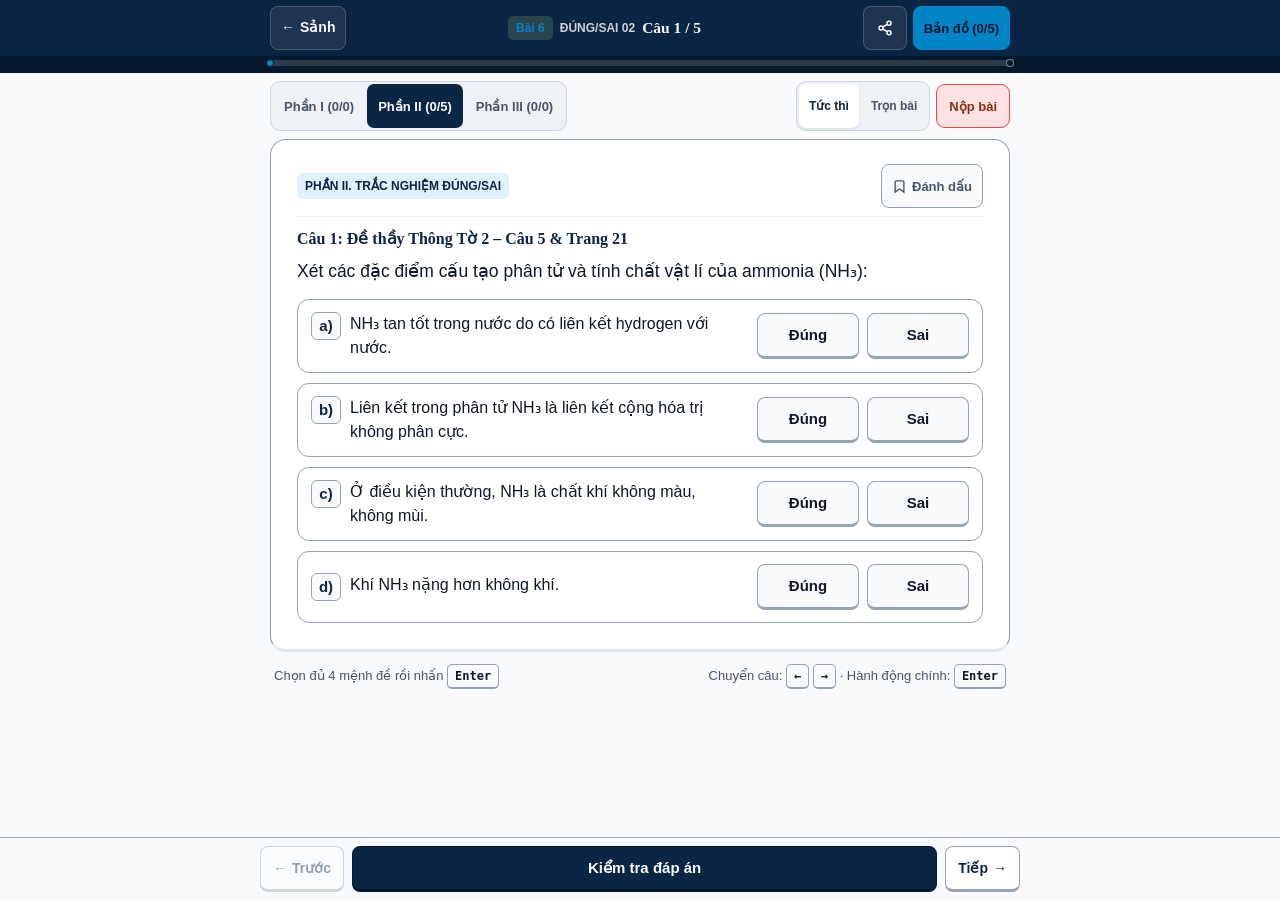
<file: bai-6.html>
<!DOCTYPE html>
<html lang="vi">
<head>
  <meta charset="UTF-8" />
  <meta name="viewport" content="width=device-width, initial-scale=1.0, viewport-fit=cover" />
  <meta name="theme-color" content="#0B2545" />
  <link rel="icon" type="image/svg+xml" href="data:image/svg+xml,%3Csvg xmlns='http://www.w3.org/2000/svg' viewBox='0 0 32 32'%3E%3Crect width='32' height='32' rx='8' fill='%230B2545'/%3E%3Cpath d='M10 24L14 14V8H18V14L22 24H10Z' fill='%230284C7'/%3E%3Ccircle cx='16' cy='19' r='2' fill='%23FFFFFF'/%3E%3C/svg%3E" />
  <title>BÀI 6: TRẮC NGHIỆM ĐÚNG/SAI 02 (5 CÂU · 20 MỆNH ĐỀ) — CHEMLAB Hóa 11</title>
  <link rel="stylesheet" href="./styles.css" />
</head>
<body class="stage-page" data-lesson-id="bai-6">
  <header class="focus-topbar">
    <div class="topbar-inner">
      <a href="./index.html" class="btn-back-lobby" aria-label="Quay về sảnh CHEMLAB">
        <span aria-hidden="true">←</span>
        <span>Sảnh</span>
      </a>

      <div class="topbar-center-meta">
        <span id="lesson-code-tag" class="lesson-code-tag">BAI-6</span>
        <span id="lesson-desktop-title" class="lesson-desktop-title">BÀI 6: TRẮC NGHIỆM ĐÚNG/SAI 02 (5 CÂU · 20 MỆNH ĐỀ)</span>
        <span id="stage-counter" class="stage-counter">Câu 1 / ...</span>
      </div>

      <div class="topbar-right-actions">
        <button type="button" id="btn-share-top" class="btn-icon-top" aria-label="Chia sẻ bài này">
          <svg width="16" height="16" viewBox="0 0 24 24" fill="none" stroke="currentColor" stroke-width="2.2" aria-hidden="true">
            <circle cx="18" cy="5" r="3"></circle>
            <circle cx="6" cy="12" r="3"></circle>
            <circle cx="18" cy="19" r="3"></circle>
            <path d="M8.59 13.51l6.83 3.98M15.41 6.51l-6.82 3.98"></path>
          </svg>
        </button>
        <button type="button" id="btn-map-trigger" class="btn-icon-top btn-map-trigger" aria-haspopup="dialog">
          <span id="map-trigger-label">Bản đồ</span>
        </button>
      </div>
    </div>

    <div class="leaf-vein-strip" aria-hidden="true">
      <div class="leaf-vein-inner">
        <div id="leaf-vein-track" class="leaf-vein-track">
          <div id="leaf-vein-fill" class="leaf-vein-fill"></div>
        </div>
      </div>
    </div>
  </header>

  <nav id="stage-subbar" class="stage-subbar" aria-label="Điều hướng phần thi và chế độ làm bài">
    <div id="part-pills" class="part-pills"></div>
    <div class="subbar-right-row">
      <div id="mode-switch-group" class="mode-switch-group" role="group" aria-label="Chế độ phản hồi"></div>
      <button type="button" id="btn-submit-inline" class="btn-submit-inline">Nộp bài</button>
    </div>
  </nav>

  <div id="drill-banner" class="drill-banner" hidden>
    <div class="drill-banner-inner">
      <span id="drill-banner-text" class="drill-banner-text">Đang luyện riêng câu sai</span>
      <button type="button" id="btn-exit-drill" class="btn-exit-drill">Thoát luyện câu sai</button>
    </div>
  </div>

  <main id="focus-main" class="focus-main">
    <noscript>Bạn vui lòng bật JavaScript để hiển thị bộ câu hỏi.</noscript>
  </main>

  <main id="results-container" class="results-container" hidden></main>

  <footer id="reflex-dock" class="reflex-dock">
    <div class="reflex-dock-inner">
      <button type="button" id="btn-prev-q" class="btn-nav-step" aria-label="Câu trước">
        <span aria-hidden="true">←</span>
        <span>Trước</span>
      </button>
      <button type="button" id="btn-primary-reflex" class="btn-reflex-primary">
        Kiểm tra đáp án
      </button>
      <button type="button" id="btn-next-q" class="btn-nav-step" aria-label="Câu tiếp theo">
        <span>Tiếp</span>
        <span aria-hidden="true">→</span>
      </button>
    </div>
  </footer>

  <div id="drawer-backdrop" class="drawer-backdrop" hidden>
    <aside class="question-drawer" role="dialog" aria-modal="true" aria-labelledby="drawer-title">
      <div class="drawer-header">
        <h2 id="drawer-title" class="drawer-title">Bản đồ câu hỏi</h2>
        <button type="button" id="btn-close-drawer" class="btn-close-drawer">Đóng</button>
      </div>
      <div class="drawer-legend" aria-label="Chú giải trạng thái">
        <span class="legend-item"><span class="legend-swatch sw-current"></span>Đang xem</span>
        <span class="legend-item"><span class="legend-swatch sw-answered"></span>Đã làm</span>
        <span class="legend-item"><span class="legend-swatch sw-partial"></span>Chọn dở</span>
        <span class="legend-item"><span class="legend-swatch sw-right"></span>Đúng</span>
        <span class="legend-item"><span class="legend-swatch sw-wrong"></span>Sai</span>
        <span class="legend-item"><span class="legend-swatch sw-flag"></span>Đánh dấu</span>
      </div>
      <div id="drawer-body" class="drawer-body"></div>
      <div class="drawer-footer">
        <button type="button" id="btn-submit-drawer" class="btn-submit-all">Nộp bài &amp; Xem tổng kết</button>
        <div class="drawer-reset-row">
          <button type="button" id="btn-reset-drawer" class="btn-reset-lesson">Làm mới bài này từ đầu</button>
        </div>
      </div>
    </aside>
  </div>

  <div id="dialog-backdrop" class="modal-backdrop" hidden>
    <div class="dialog-card" role="dialog" aria-modal="true" aria-labelledby="dialog-title">
      <h2 id="dialog-title" class="dialog-title">Xác nhận</h2>
      <p id="dialog-desc" class="dialog-desc"></p>
      <div class="dialog-actions">
        <button type="button" id="btn-dialog-cancel" class="btn-dialog-cancel">Hủy</button>
        <button type="button" id="btn-dialog-confirm" class="btn-dialog-confirm">Đồng ý</button>
      </div>
    </div>
  </div>

  <div id="prompt-modal-backdrop" class="modal-backdrop" hidden>
    <div class="chatgpt-prompt-card" role="dialog" aria-modal="true" aria-labelledby="prompt-modal-title">
      <h2 id="prompt-modal-title" style="margin-top:0;font-size:18px;">Sao chép kết quả gửi ChatGPT</h2>
      <p style="font-size:14px;color:var(--ink-muted);margin-bottom:8px;">
        Toàn bộ đáp án bạn đã chọn, danh sách câu sai, các câu đánh dấu cần giải thích và nội dung chi tiết kèm phương trình hoá học đã được đóng gói sẵn sàng.
      </p>
      <pre id="prompt-pre-content" class="prompt-pre-wrap"></pre>
      <div class="dialog-actions">
        <button type="button" id="btn-close-prompt-modal" class="btn-dialog-cancel">Đóng</button>
        <button type="button" id="btn-copy-prompt-action" class="btn-chatgpt-hero">Sao chép vào Clipboard</button>
      </div>
    </div>
  </div>

  <script src="./quiz-data.js"></script>
  <script src="./chemlab-core.js"></script>
  <script src="./stage.js"></script>
</body>
</html>
</file>
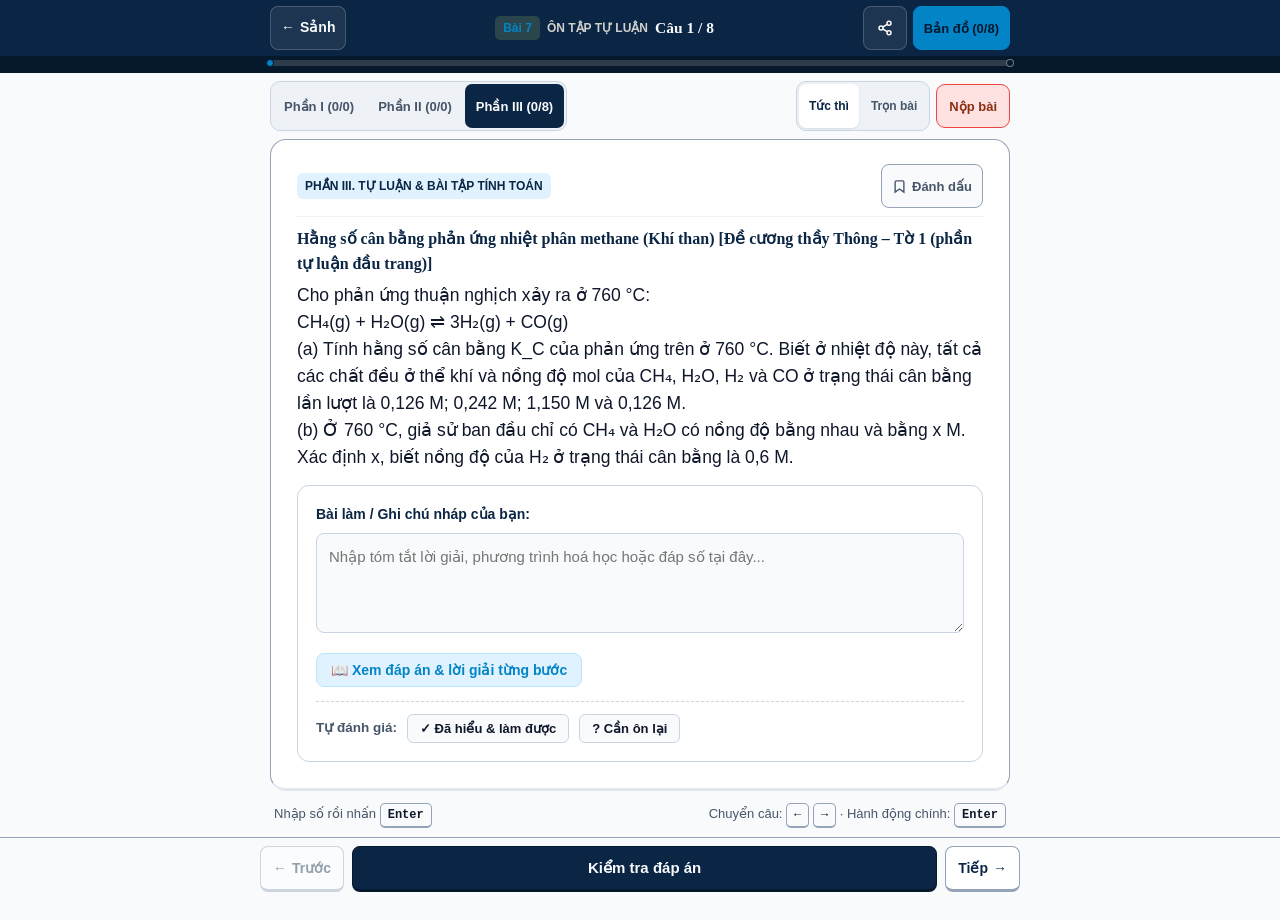
<file: tu-luan.html>
<!DOCTYPE html>
<html lang="vi">
<head>
  <meta charset="UTF-8" />
  <meta name="viewport" content="width=device-width, initial-scale=1.0, viewport-fit=cover" />
  <meta name="theme-color" content="#0B2545" />
  <link rel="icon" type="image/svg+xml" href="data:image/svg+xml,%3Csvg xmlns='http://www.w3.org/2000/svg' viewBox='0 0 32 32'%3E%3Crect width='32' height='32' rx='8' fill='%230B2545'/%3E%3Cpath d='M10 24L14 14V8H18V14L22 24H10Z' fill='%230284C7'/%3E%3Ccircle cx='16' cy='19' r='2' fill='%23FFFFFF'/%3E%3C/svg%3E" />
  <title>ÔN TẬP TỰ LUẬN (8 BÀI TÍNH TOÁN CHI TIẾT) — CHEMLAB Hóa 11</title>
  <link rel="stylesheet" href="./styles.css" />
</head>
<body class="stage-page" data-lesson-id="tu-luan">
  <header class="focus-topbar">
    <div class="topbar-inner">
      <a href="./index.html" class="btn-back-lobby" aria-label="Quay về sảnh CHEMLAB">
        <span aria-hidden="true">←</span>
        <span>Sảnh</span>
      </a>

      <div class="topbar-center-meta">
        <span id="lesson-code-tag" class="lesson-code-tag">TU-LUAN</span>
        <span id="lesson-desktop-title" class="lesson-desktop-title">ÔN TẬP TỰ LUẬN (8 BÀI TÍNH TOÁN CHI TIẾT)</span>
        <span id="stage-counter" class="stage-counter">Câu 1 / ...</span>
      </div>

      <div class="topbar-right-actions">
        <button type="button" id="btn-share-top" class="btn-icon-top" aria-label="Chia sẻ bài này">
          <svg width="16" height="16" viewBox="0 0 24 24" fill="none" stroke="currentColor" stroke-width="2.2" aria-hidden="true">
            <circle cx="18" cy="5" r="3"></circle>
            <circle cx="6" cy="12" r="3"></circle>
            <circle cx="18" cy="19" r="3"></circle>
            <path d="M8.59 13.51l6.83 3.98M15.41 6.51l-6.82 3.98"></path>
          </svg>
        </button>
        <button type="button" id="btn-map-trigger" class="btn-icon-top btn-map-trigger" aria-haspopup="dialog">
          <span id="map-trigger-label">Bản đồ</span>
        </button>
      </div>
    </div>

    <div class="leaf-vein-strip" aria-hidden="true">
      <div class="leaf-vein-inner">
        <div id="leaf-vein-track" class="leaf-vein-track">
          <div id="leaf-vein-fill" class="leaf-vein-fill"></div>
        </div>
      </div>
    </div>
  </header>

  <nav id="stage-subbar" class="stage-subbar" aria-label="Điều hướng phần thi và chế độ làm bài">
    <div id="part-pills" class="part-pills"></div>
    <div class="subbar-right-row">
      <div id="mode-switch-group" class="mode-switch-group" role="group" aria-label="Chế độ phản hồi"></div>
      <button type="button" id="btn-submit-inline" class="btn-submit-inline">Nộp bài</button>
    </div>
  </nav>

  <div id="drill-banner" class="drill-banner" hidden>
    <div class="drill-banner-inner">
      <span id="drill-banner-text" class="drill-banner-text">Đang luyện riêng câu sai</span>
      <button type="button" id="btn-exit-drill" class="btn-exit-drill">Thoát luyện câu sai</button>
    </div>
  </div>

  <main id="focus-main" class="focus-main">
    <noscript>Bạn vui lòng bật JavaScript để hiển thị bộ câu hỏi.</noscript>
  </main>

  <main id="results-container" class="results-container" hidden></main>

  <footer id="reflex-dock" class="reflex-dock">
    <div class="reflex-dock-inner">
      <button type="button" id="btn-prev-q" class="btn-nav-step" aria-label="Câu trước">
        <span aria-hidden="true">←</span>
        <span>Trước</span>
      </button>
      <button type="button" id="btn-primary-reflex" class="btn-reflex-primary">
        Kiểm tra đáp án
      </button>
      <button type="button" id="btn-next-q" class="btn-nav-step" aria-label="Câu tiếp theo">
        <span>Tiếp</span>
        <span aria-hidden="true">→</span>
      </button>
    </div>
  </footer>

  <div id="drawer-backdrop" class="drawer-backdrop" hidden>
    <aside class="question-drawer" role="dialog" aria-modal="true" aria-labelledby="drawer-title">
      <div class="drawer-header">
        <h2 id="drawer-title" class="drawer-title">Bản đồ câu hỏi</h2>
        <button type="button" id="btn-close-drawer" class="btn-close-drawer">Đóng</button>
      </div>
      <div class="drawer-legend" aria-label="Chú giải trạng thái">
        <span class="legend-item"><span class="legend-swatch sw-current"></span>Đang xem</span>
        <span class="legend-item"><span class="legend-swatch sw-answered"></span>Đã làm</span>
        <span class="legend-item"><span class="legend-swatch sw-partial"></span>Chọn dở</span>
        <span class="legend-item"><span class="legend-swatch sw-right"></span>Đúng</span>
        <span class="legend-item"><span class="legend-swatch sw-wrong"></span>Sai</span>
        <span class="legend-item"><span class="legend-swatch sw-flag"></span>Đánh dấu</span>
      </div>
      <div id="drawer-body" class="drawer-body"></div>
      <div class="drawer-footer">
        <button type="button" id="btn-submit-drawer" class="btn-submit-all">Nộp bài &amp; Xem tổng kết</button>
        <div class="drawer-reset-row">
          <button type="button" id="btn-reset-drawer" class="btn-reset-lesson">Làm mới bài này từ đầu</button>
        </div>
      </div>
    </aside>
  </div>

  <div id="dialog-backdrop" class="modal-backdrop" hidden>
    <div class="dialog-card" role="dialog" aria-modal="true" aria-labelledby="dialog-title">
      <h2 id="dialog-title" class="dialog-title">Xác nhận</h2>
      <p id="dialog-desc" class="dialog-desc"></p>
      <div class="dialog-actions">
        <button type="button" id="btn-dialog-cancel" class="btn-dialog-cancel">Hủy</button>
        <button type="button" id="btn-dialog-confirm" class="btn-dialog-confirm">Đồng ý</button>
      </div>
    </div>
  </div>

  <div id="prompt-modal-backdrop" class="modal-backdrop" hidden>
    <div class="chatgpt-prompt-card" role="dialog" aria-modal="true" aria-labelledby="prompt-modal-title">
      <h2 id="prompt-modal-title" style="margin-top:0;font-size:18px;">Sao chép kết quả gửi ChatGPT</h2>
      <p style="font-size:14px;color:var(--ink-muted);margin-bottom:8px;">
        Toàn bộ đáp án bạn đã chọn, danh sách câu sai, các câu đánh dấu cần giải thích và nội dung chi tiết kèm phương trình hoá học đã được đóng gói sẵn sàng.
      </p>
      <pre id="prompt-pre-content" class="prompt-pre-wrap"></pre>
      <div class="dialog-actions">
        <button type="button" id="btn-close-prompt-modal" class="btn-dialog-cancel">Đóng</button>
        <button type="button" id="btn-copy-prompt-action" class="btn-chatgpt-hero">Sao chép vào Clipboard</button>
      </div>
    </div>
  </div>

  <script src="./quiz-data.js"></script>
  <script src="./chemlab-core.js"></script>
  <script src="./stage.js"></script>
</body>
</html>
</file>
<file: styles.css>
/* ==========================================================================
   CHEMLAB — SPECIMEN FOCUS STAGE & CHEMICAL APPARATUS MONOGRAPH
   Palette:
     Lab Navy / Cobalt : #0B2545
     Ion Cyan          : #0284C7
     Lab Paper         : #F8FAFC
     Warm Slate        : #EEF2F6
     Acid Coral (Wrong): #EF4444
     Base Green (Right): #10B981
     Flame Amber       : #F59E0B
     Chemical Ink      : #0F172A
   ========================================================================== */

:root {
  --forest: #0B2545;
  --forest-deep: #06182C;
  --forest-tint: #E0F2FE;
  --sprout: #0284C7;
  --sprout-soft: #E0F2FE;
  --sprout-ink: #0369A1;
  --paper: #F8FAFC;
  --paper-warm: #EEF2F6;
  --slide-bg: #FFFFFF;
  --coral: #EF4444;
  --coral-deep: #DC2626;
  --coral-soft: #FEE2E2;
  --ink: #0F172A;
  --ink-muted: #475569;
  --rule: #CBD5E1;
  --rule-strong: #94A3B8;
  --lip: #E2E8F0;

  --font-serif: "Iowan Old Style", "Palatino Linotype", "Book Antiqua", Georgia, serif;
  --font-sans: "Segoe UI Variable Text", -apple-system, BlinkMacSystemFont, "Segoe UI", Roboto, "Helvetica Neue", Arial, sans-serif;

  --stage-max: 760px;
  --lobby-max: 1100px;
  --radius-sm: 8px;
  --radius-md: 12px;
  --radius-lg: 16px;
}

*,
*::before,
*::after {
  box-sizing: border-box;
}

html {
  font-size: 16px;
  -webkit-text-size-adjust: 100%;
  text-size-adjust: 100%;
  background-color: var(--paper);
  color: var(--ink);
  overflow-x: clip;
}

body {
  margin: 0;
  min-height: 100vh;
  min-height: 100dvh;
  font-family: var(--font-sans);
  font-size: 1rem;
  line-height: 1.54;
  background-color: var(--paper);
  color: var(--ink);
  overflow-x: clip;
  -webkit-font-smoothing: antialiased;
}

/* Guarantee scientific sub/sup never fall below 12px */
sub,
sup {
  font-size: max(12px, 0.78em);
  line-height: 0;
  position: relative;
  vertical-align: baseline;
}

sup {
  top: -0.42em;
}

sub {
  bottom: -0.2em;
}

img,
svg {
  max-width: 100%;
  height: auto;
  display: block;
}

button svg,
a svg,
.btn-flag {
  flex-shrink: 0;
}

button,
input,
select,
textarea {
  font-family: inherit;
  color: inherit;
}

button {
  cursor: pointer;
}

a {
  color: inherit;
  text-decoration: none;
}

:focus-visible {
  outline: 2.5px solid var(--forest);
  outline-offset: 2px;
}

[hidden] {
  display: none !important;
}

.sr-only {
  position: absolute;
  width: 1px;
  height: 1px;
  padding: 0;
  margin: -1px;
  overflow: hidden;
  clip: rect(0, 0, 0, 0);
  white-space: nowrap;
  border: 0;
}

/* ==========================================================================
   POSTER LOBBY (index.html) — 3 INDEPENDENT SPECIMEN PLATES
   ========================================================================== */

.lobby-shell {
  max-width: var(--lobby-max);
  margin: 0 auto;
  padding: 16px 14px 44px;
}

.poster-masthead {
  background-color: var(--forest);
  color: var(--paper);
  border-radius: var(--radius-lg);
  padding: 20px 18px 18px;
  border: 1.5px solid var(--forest-deep);
  position: relative;
  overflow: hidden;
}

.masthead-top-row {
  display: flex;
  flex-wrap: wrap;
  align-items: center;
  justify-content: space-between;
  gap: 10px;
  padding-bottom: 12px;
  border-bottom: 1px solid rgba(245, 241, 230, 0.18);
}

.monograph-mark {
  display: inline-flex;
  align-items: center;
  gap: 8px;
  font-size: 0.75rem; /* 12px */
  font-weight: 700;
  letter-spacing: 0.03em;
  color: var(--sprout);
}

.monograph-dot {
  width: 8px;
  height: 8px;
  border-radius: 50%;
  background-color: var(--sprout);
  flex-shrink: 0;
}

.btn-share-masthead {
  display: inline-flex;
  align-items: center;
  justify-content: center;
  gap: 8px;
  min-height: 44px;
  min-width: 44px;
  padding: 8px 14px;
  border-radius: var(--radius-sm);
  border: 1px solid rgba(183, 217, 106, 0.45);
  background-color: rgba(245, 241, 230, 0.08);
  color: var(--paper);
  font-size: 0.875rem;
  font-weight: 600;
  white-space: nowrap;
  transition: background-color 140ms ease, border-color 140ms ease;
}

.btn-share-masthead:hover {
  background-color: rgba(183, 217, 106, 0.18);
  border-color: var(--sprout);
}

.masthead-grid {
  display: grid;
  grid-template-columns: 1fr;
  gap: 16px;
  padding-top: 14px;
}

.poster-title {
  font-family: var(--font-serif);
  font-size: clamp(1.55rem, 3.6vw, 2.25rem);
  line-height: 1.16;
  font-weight: 700;
  margin: 0 0 8px;
  color: var(--paper);
  letter-spacing: -0.015em;
}

.poster-subtitle {
  margin: 0;
  font-size: 0.9375rem; /* 15px */
  line-height: 1.52;
  color: rgba(245, 241, 230, 0.9);
  max-width: 64ch;
}

.masthead-summary-panel {
  background-color: var(--forest-deep);
  border: 1px solid rgba(183, 217, 106, 0.34);
  border-radius: var(--radius-md);
  padding: 13px 15px;
  display: flex;
  flex-direction: column;
  justify-content: space-between;
  gap: 8px;
}

.overall-stat-row {
  display: flex;
  align-items: center;
  justify-content: space-between;
  gap: 10px;
}

.overall-stat-label {
  font-size: 0.8125rem; /* 13px */
  font-weight: 700;
  color: var(--sprout);
}

.overall-stat-badge {
  font-size: 0.75rem; /* 12px */
  font-weight: 600;
  color: rgba(245, 241, 230, 0.85);
  background-color: rgba(245, 241, 230, 0.1);
  padding: 2px 8px;
  border-radius: 999px;
  white-space: nowrap;
  flex-shrink: 0;
}

.independent-ledger-list {
  display: flex;
  flex-direction: column;
  gap: 5px;
}

.ledger-lesson-row {
  display: flex;
  align-items: center;
  justify-content: space-between;
  gap: 10px;
  padding: 4px 0;
  border-bottom: 1px dashed rgba(245, 241, 230, 0.14);
  font-size: 0.8125rem; /* 13px */
}

.ledger-lesson-row:last-child {
  border-bottom: none;
}

.ledger-lesson-name {
  font-weight: 700;
  color: var(--paper);
  white-space: nowrap;
  flex-shrink: 0;
}

.ledger-lesson-val {
  color: rgba(245, 241, 230, 0.82);
  font-variant-numeric: tabular-nums;
  white-space: nowrap;
  flex-shrink: 0;
}

.ledger-lesson-val.is-active {
  color: var(--sprout);
  font-weight: 700;
}

.ledger-lesson-val.is-done {
  color: var(--sprout);
  font-weight: 800;
}

.overall-stat-caption {
  margin: 0;
  font-size: 0.75rem; /* 12px */
  color: rgba(245, 241, 230, 0.76);
}

/* Specimen Plates Grid */
.plates-section-head {
  display: flex;
  flex-wrap: wrap;
  align-items: baseline;
  justify-content: space-between;
  gap: 6px;
  margin: 18px 0 12px;
}

.plates-heading {
  margin: 0;
  font-family: var(--font-serif);
  font-size: 1.25rem;
  color: var(--forest);
}

.plates-note {
  margin: 0;
  font-size: 0.8125rem; /* 13px */
  font-weight: 600;
  color: var(--ink-muted);
}

.specimen-plates-grid {
  display: grid;
  grid-template-columns: 1fr;
  gap: 16px;
}

.specimen-plate {
  background-color: var(--slide-bg);
  border: 1.5px solid var(--forest);
  border-bottom-width: 4px;
  border-radius: var(--radius-lg);
  padding: 16px;
  display: flex;
  flex-direction: column;
  justify-content: space-between;
  gap: 14px;
  position: relative;
}

/* Microscope slide registration ticks */
.specimen-plate::before,
.specimen-plate::after {
  content: "";
  position: absolute;
  width: 9px;
  height: 9px;
  border-color: var(--rule-strong);
  border-style: solid;
  pointer-events: none;
}

.specimen-plate::before {
  top: 7px;
  left: 7px;
  border-width: 1.5px 0 0 1.5px;
}

.specimen-plate::after {
  top: 7px;
  right: 7px;
  border-width: 1.5px 1.5px 0 0;
}

.plate-top-group {
  display: flex;
  flex-direction: column;
  gap: 10px;
}

.plate-bottom-group {
  display: flex;
  flex-direction: column;
  gap: 10px;
}

.plate-header {
  display: flex;
  align-items: center;
  justify-content: space-between;
  gap: 8px;
}

.plate-badge {
  display: inline-flex;
  align-items: center;
  padding: 4px 10px;
  border-radius: 6px;
  background-color: var(--forest);
  color: var(--sprout);
  font-size: 0.8125rem;
  font-weight: 700;
  font-variant-numeric: tabular-nums;
  white-space: nowrap;
}

.plate-count-pill {
  display: inline-flex;
  align-items: center;
  padding: 4px 10px;
  border-radius: 6px;
  background-color: var(--paper-warm);
  color: var(--ink);
  font-size: 0.8125rem;
  font-weight: 600;
  font-variant-numeric: tabular-nums;
  white-space: nowrap;
}

.plate-illustration {
  background-color: var(--paper);
  border: 1px solid var(--rule);
  border-radius: var(--radius-md);
  padding: 8px 10px;
  height: 112px;
  display: flex;
  align-items: center;
  justify-content: center;
  overflow: hidden;
}

.plate-illustration svg {
  width: 100%;
  height: 100%;
}

.plate-title {
  margin: 0;
  font-family: var(--font-serif);
  font-size: 1.125rem; /* 18px */
  line-height: 1.32;
  font-weight: 700;
  color: var(--ink);
}

.plate-parts-breakdown {
  display: flex;
  flex-wrap: wrap;
  gap: 5px;
}

.part-chip {
  font-size: 0.75rem; /* 12px */
  padding: 3px 7px;
  border-radius: 6px;
  background-color: var(--paper);
  border: 1px solid var(--rule);
  color: var(--ink-muted);
  font-variant-numeric: tabular-nums;
}

.plate-progress-box {
  background-color: var(--paper);
  border-radius: var(--radius-sm);
  padding: 8px 11px;
  border: 1px solid var(--rule);
}

.plate-progress-meta {
  display: flex;
  align-items: center;
  justify-content: space-between;
  gap: 8px;
  font-size: 0.8125rem;
  font-weight: 600;
  color: var(--ink);
  margin-bottom: 6px;
  font-variant-numeric: tabular-nums;
}

.plate-progress-right {
  white-space: nowrap;
  flex-shrink: 0;
}

.plate-vein-bar {
  height: 6px;
  background-color: var(--rule);
  border-radius: 999px;
  overflow: hidden;
}

.plate-vein-fill {
  height: 100%;
  width: 0%;
  background-color: var(--forest);
  border-radius: 999px;
  transition: width 240ms ease;
}

.plate-actions {
  display: flex;
  flex-direction: column;
  gap: 8px;
}

.plate-primary-row {
  display: flex;
  gap: 8px;
}

.btn-open-plate {
  flex: 1;
  display: inline-flex;
  align-items: center;
  justify-content: center;
  gap: 8px;
  min-height: 46px;
  min-width: 44px;
  padding: 9px 14px;
  border-radius: var(--radius-sm);
  background-color: var(--forest);
  color: var(--paper);
  border: 1.5px solid var(--forest-deep);
  border-bottom-width: 3px;
  font-size: 0.9375rem;
  font-weight: 700;
  text-align: center;
  transition: background-color 140ms ease, transform 80ms ease;
}

.btn-open-plate:hover {
  background-color: #184F42;
}

.btn-open-plate:active {
  transform: translateY(1px);
}

.btn-share-plate {
  display: inline-flex;
  align-items: center;
  justify-content: center;
  min-width: 46px;
  min-height: 46px;
  padding: 0 11px;
  border-radius: var(--radius-sm);
  background-color: var(--slide-bg);
  border: 1.5px solid var(--rule-strong);
  border-bottom-width: 3px;
  color: var(--forest);
  font-size: 0.8125rem;
  font-weight: 600;
  gap: 6px;
  white-space: nowrap;
}

.btn-share-plate:hover {
  background-color: var(--paper);
  border-color: var(--forest);
}

.plate-secondary-row {
  display: flex;
  flex-wrap: wrap;
  gap: 8px;
}

.btn-retry-plate {
  flex: 1;
  display: inline-flex;
  align-items: center;
  justify-content: center;
  min-height: 44px;
  min-width: 44px;
  padding: 8px 12px;
  border-radius: var(--radius-sm);
  background-color: var(--coral-soft);
  border: 1.5px solid var(--coral);
  color: #8F3216;
  font-size: 0.8125rem;
  font-weight: 700;
}

.btn-retry-plate:hover {
  background-color: #FADCD2;
}

.btn-results-plate {
  display: inline-flex;
  align-items: center;
  justify-content: center;
  min-height: 44px;
  min-width: 44px;
  padding: 8px 12px;
  border-radius: var(--radius-sm);
  background-color: var(--paper);
  border: 1px solid var(--rule-strong);
  color: var(--ink);
  font-size: 0.8125rem;
  font-weight: 600;
}

.lobby-footer-guide {
  margin-top: 22px;
  padding: 14px 18px;
  border-radius: var(--radius-md);
  background-color: var(--slide-bg);
  border: 1px solid var(--rule);
  display: flex;
  flex-wrap: wrap;
  align-items: center;
  justify-content: space-between;
  gap: 12px;
  font-size: 0.875rem;
  color: var(--ink-muted);
}

.kbd-guide-group {
  display: flex;
  flex-wrap: wrap;
  align-items: center;
  gap: 8px;
}

.kbd-chip {
  display: inline-flex;
  align-items: center;
  padding: 2px 7px;
  border-radius: 5px;
  background-color: var(--paper);
  border: 1px solid var(--rule-strong);
  border-bottom-width: 2px;
  font-size: 0.75rem;
  font-weight: 700;
  color: var(--ink);
  font-variant-numeric: tabular-nums;
}

@media (min-width: 760px) {
  .lobby-shell {
    padding: 18px 24px 48px;
  }
  .poster-masthead {
    padding: 22px 28px 20px;
  }
  .masthead-grid {
    grid-template-columns: 1.5fr 1fr;
    align-items: center;
    gap: 24px;
  }
}

@media (min-width: 920px) {
  .specimen-plates-grid {
    grid-template-columns: repeat(3, minmax(0, 1fr));
    align-items: stretch;
  }
}

/* ==========================================================================
   SPECIMEN FOCUS STAGE (bai-1.html, bai-2.html, bai-4.html)
   Central Stage <= 740px, Zero Sidebars, Pure Paper & Botanical Ink
   ========================================================================== */

.stage-page {
  display: flex;
  flex-direction: column;
  min-height: 100vh;
  min-height: 100dvh;
}

.focus-topbar {
  position: sticky;
  top: 0;
  z-index: 30;
  background-color: var(--forest);
  color: var(--paper);
  border-bottom: 1px solid var(--forest-deep);
}

.topbar-inner {
  max-width: var(--stage-max);
  margin: 0 auto;
  padding: 6px 10px;
  display: flex;
  align-items: center;
  justify-content: space-between;
  gap: 8px;
}

.btn-back-lobby {
  display: inline-flex;
  align-items: center;
  justify-content: center;
  gap: 5px;
  min-height: 44px;
  min-width: 44px;
  padding: 6px 10px;
  border-radius: var(--radius-sm);
  color: var(--paper);
  background-color: rgba(245, 241, 230, 0.08);
  border: 1px solid rgba(245, 241, 230, 0.2);
  font-size: 0.875rem;
  font-weight: 600;
  white-space: nowrap;
}

.btn-back-lobby:hover {
  background-color: rgba(245, 241, 230, 0.16);
}

.topbar-center-meta {
  flex: 1;
  display: flex;
  align-items: center;
  justify-content: center;
  gap: 7px;
  min-width: 0;
  overflow: hidden;
}

.lesson-code-tag {
  padding: 3px 8px;
  border-radius: 5px;
  background-color: rgba(183, 217, 106, 0.18);
  color: var(--sprout);
  font-size: 0.75rem;
  font-weight: 700;
  white-space: nowrap;
  flex-shrink: 0;
}

.lesson-desktop-title {
  display: none;
  font-size: 0.75rem;
  font-weight: 600;
  color: rgba(245, 241, 230, 0.84);
  white-space: nowrap;
  overflow: hidden;
  text-overflow: ellipsis;
  max-width: 240px;
}

@media (min-width: 768px) {
  .lesson-desktop-title {
    display: inline-block;
  }
}

.stage-counter {
  font-family: var(--font-serif);
  font-size: 0.96875rem;
  font-weight: 700;
  color: var(--paper);
  font-variant-numeric: tabular-nums;
  white-space: nowrap;
  overflow: hidden;
  text-overflow: ellipsis;
}

.topbar-right-actions {
  display: flex;
  align-items: center;
  gap: 6px;
}

.btn-icon-top {
  display: inline-flex;
  align-items: center;
  justify-content: center;
  min-width: 44px;
  min-height: 44px;
  padding: 0 10px;
  gap: 6px;
  border-radius: var(--radius-sm);
  background-color: rgba(245, 241, 230, 0.08);
  border: 1px solid rgba(245, 241, 230, 0.2);
  color: var(--paper);
  font-size: 0.8125rem;
  font-weight: 600;
  font-variant-numeric: tabular-nums;
  white-space: nowrap;
}

.btn-icon-top:hover {
  background-color: rgba(183, 217, 106, 0.2);
  border-color: var(--sprout);
}

.btn-map-trigger {
  background-color: var(--sprout);
  color: var(--forest-deep);
  border-color: var(--sprout);
  font-weight: 700;
}

.btn-map-trigger:hover {
  background-color: #C5E47E;
  color: var(--forest-deep);
}

/* Leaf-Vein Progress Strip (Flat Botanical Sprout, Zero AI Gradients) */
.leaf-vein-strip {
  background-color: var(--forest-deep);
  padding: 0;
  position: relative;
}

.leaf-vein-inner {
  max-width: var(--stage-max);
  margin: 0 auto;
  padding: 4px 10px 6px;
}

.leaf-vein-track {
  position: relative;
  height: 6px;
  background-color: rgba(245, 241, 230, 0.16);
  border-radius: 999px;
  overflow: visible;
}

.leaf-vein-fill {
  height: 100%;
  width: 0%;
  background-color: var(--sprout);
  border-radius: 999px;
  transition: width 220ms ease;
  position: relative;
}

.vein-node {
  position: absolute;
  top: 50%;
  width: 8px;
  height: 8px;
  margin-top: -4px;
  margin-left: -4px;
  border-radius: 50%;
  background-color: var(--forest-deep);
  border: 1.5px solid rgba(245, 241, 230, 0.45);
  pointer-events: none;
}

.vein-node.is-reached {
  background-color: var(--sprout);
  border-color: var(--forest-deep);
}

/* Stage Controls Subbar (100% >= 44px Apple HIG Touch Targets!) */
.stage-subbar {
  max-width: var(--stage-max);
  width: 100%;
  margin: 0 auto;
  padding: 8px 10px 2px;
  display: flex;
  flex-wrap: wrap;
  align-items: center;
  justify-content: space-between;
  gap: 6px;
}

.part-pills {
  display: inline-flex;
  align-items: center;
  background-color: var(--paper-warm);
  padding: 2px;
  border-radius: 10px;
  border: 1px solid var(--rule);
  gap: 2px;
  max-width: 100%;
}

.part-pill {
  min-height: 44px;
  min-width: 44px;
  padding: 6px 9px;
  border-radius: 7px;
  border: none;
  background: transparent;
  color: var(--ink-muted);
  font-size: 0.75rem; /* 12px on narrowest mobile so all 3 fit 1 row */
  font-weight: 700;
  white-space: nowrap;
  font-variant-numeric: tabular-nums;
  transition: background-color 140ms ease, color 140ms ease;
}

@media (min-width: 420px) {
  .part-pill {
    font-size: 0.8125rem;
    padding: 6px 11px;
  }
}

.part-pill:hover {
  color: var(--forest);
}

.part-pill.is-active {
  background-color: var(--forest);
  color: var(--paper);
}

.mode-switch-group {
  display: inline-flex;
  align-items: center;
  background-color: var(--paper-warm);
  padding: 2px;
  border-radius: 10px;
  border: 1px solid var(--rule);
  gap: 2px;
}

.mode-btn {
  min-height: 44px;
  min-width: 44px;
  padding: 6px 10px;
  border-radius: 7px;
  border: none;
  background: transparent;
  color: var(--ink-muted);
  font-size: 0.75rem;
  font-weight: 700;
  white-space: nowrap;
}

.mode-btn.is-active {
  background-color: var(--slide-bg);
  color: var(--forest);
  box-shadow: 0 1px 2px rgba(18, 60, 50, 0.12);
}

.subbar-right-row {
  display: inline-flex;
  flex-wrap: wrap;
  align-items: center;
  gap: 6px;
}

.btn-submit-inline {
  min-height: 44px;
  min-width: 44px;
  padding: 6px 12px;
  border-radius: 9px;
  border: 1.5px solid var(--coral);
  background-color: var(--coral-soft);
  color: #8A2F13;
  font-size: 0.8125rem;
  font-weight: 700;
  white-space: nowrap;
}

.btn-submit-inline:hover {
  background-color: #FADDD2;
}

/* Retry Wrong Active Banner */
.drill-banner {
  max-width: var(--stage-max);
  width: 100%;
  margin: 6px auto 0;
  padding: 0 10px;
}

.drill-banner-inner {
  background-color: var(--coral-soft);
  border: 1.5px solid var(--coral);
  border-radius: var(--radius-md);
  padding: 8px 12px;
  display: flex;
  flex-wrap: wrap;
  align-items: center;
  justify-content: space-between;
  gap: 8px;
}

.drill-banner-text {
  font-size: 0.875rem;
  font-weight: 700;
  color: #822C11;
}

.btn-exit-drill {
  min-height: 44px;
  min-width: 44px;
  padding: 6px 12px;
  border-radius: var(--radius-sm);
  border: 1px solid #C45635;
  background-color: var(--slide-bg);
  color: #822C11;
  font-size: 0.8125rem;
  font-weight: 700;
}

/* Central Focus Stage Container */
.focus-main {
  flex: 1;
  width: 100%;
  max-width: var(--stage-max);
  margin: 0 auto;
  padding: 6px 10px 92px;
}

/* Specimen Slide Card (Tuned for 100% 375x812 Above-the-Fold Fit) */
.specimen-card {
  background-color: var(--slide-bg);
  border: 1.5px solid var(--rule-strong);
  border-bottom: 3.5px solid var(--lip);
  border-radius: var(--radius-lg);
  padding: 14px 14px 18px;
}

.specimen-card-head {
  display: flex;
  align-items: center;
  justify-content: space-between;
  gap: 8px;
  padding-bottom: 8px;
  margin-bottom: 10px;
  border-bottom: 1px solid var(--paper-warm);
}

.specimen-meta-left {
  display: flex;
  flex-wrap: wrap;
  align-items: center;
  gap: 6px;
  min-width: 0;
}

.part-label-chip {
  font-size: 0.75rem;
  font-weight: 700;
  color: var(--forest);
  background-color: var(--forest-tint);
  padding: 4px 8px;
  border-radius: 6px;
}

.btn-flag {
  display: inline-flex;
  align-items: center;
  justify-content: center;
  gap: 5px;
  min-height: 44px;
  min-width: 44px;
  padding: 6px 10px;
  border-radius: var(--radius-sm);
  border: 1px solid var(--rule-strong);
  background-color: var(--paper);
  color: var(--ink-muted);
  font-size: 0.8125rem;
  font-weight: 600;
  white-space: nowrap;
}

.btn-flag:hover {
  border-color: var(--coral);
  color: var(--ink);
}

.btn-flag.is-flagged {
  background-color: var(--coral-soft);
  border-color: var(--coral);
  color: #8F3216;
  font-weight: 700;
}

/* Verbatim Question Label & Stem */
.question-label-verbatim {
  display: inline-block;
  font-family: var(--font-serif);
  font-size: 1rem;
  font-weight: 700;
  color: var(--forest);
  margin: 0 0 6px;
}

.question-stem {
  font-size: 1rem; /* 16px strictly on mobile */
  line-height: 1.54;
  color: var(--ink);
  overflow-wrap: break-word;
  margin-bottom: 14px;
}

.stem-p {
  margin: 0 0 8px;
}

.stem-p:last-child {
  margin-bottom: 0;
}

/* Stem Table */
.specimen-table-wrap {
  width: 100%;
  overflow-x: auto;
  -webkit-overflow-scrolling: touch;
  margin: 10px 0;
  border-radius: var(--radius-sm);
  border: 1.5px solid var(--forest);
}

.specimen-table {
  width: 100%;
  border-collapse: collapse;
  min-width: 280px;
  font-size: 0.9375rem;
}

.specimen-table th,
.specimen-table td {
  padding: 9px 11px;
  border: 1px solid var(--rule-strong);
  text-align: left;
  vertical-align: middle;
}

.specimen-table thead th {
  background-color: var(--forest);
  color: var(--paper);
  font-weight: 700;
}

.specimen-table tbody tr:nth-child(even) td {
  background-color: var(--paper);
}

/* Stem Image + Zoom Trigger (Zero CLS) */
.specimen-figure {
  margin: 12px 0;
  background-color: #FFFFFF;
  border: 1.5px solid var(--rule-strong);
  border-radius: var(--radius-md);
  padding: 10px;
  text-align: center;
}

.btn-zoom-image {
  display: flex;
  flex-direction: column;
  align-items: center;
  justify-content: center;
  width: 100%;
  min-height: 44px;
  min-width: 44px;
  border: none;
  background: transparent;
  padding: 0;
  text-align: center;
}

.btn-zoom-image img {
  margin: 0 auto;
  max-height: 280px;
  width: auto;
  height: auto;
  max-width: 100%;
  object-fit: contain;
}

.zoom-caption {
  display: inline-flex;
  align-items: center;
  gap: 6px;
  margin-top: 8px;
  padding: 5px 11px;
  border-radius: 999px;
  background-color: var(--paper);
  border: 1px solid var(--rule);
  color: var(--forest);
  font-size: 0.8125rem;
  font-weight: 600;
}

/* ==========================================================================
   PART I: MCQ (4 vertical options >= 50px, Verbatim A./B./C./D. Badge)
   ========================================================================== */

.mcq-list {
  display: flex;
  flex-direction: column;
  gap: 8px;
}

.mcq-option {
  width: 100%;
  min-height: 50px;
  padding: 9px 12px;
  border-radius: var(--radius-md);
  border: 1.5px solid var(--rule-strong);
  border-bottom-width: 3px;
  background-color: #FFFFFF;
  color: var(--ink);
  display: flex;
  align-items: center;
  gap: 10px;
  text-align: left;
  transition: border-color 120ms ease, background-color 120ms ease, transform 70ms ease;
}

.mcq-option:hover:not(:disabled) {
  border-color: var(--forest);
  background-color: var(--paper);
}

.mcq-option:active:not(:disabled) {
  transform: translateY(1px);
}

.mcq-option:disabled {
  cursor: default;
}

.mcq-key-badge {
  min-width: 36px;
  height: 32px;
  padding: 0 5px;
  border-radius: 8px;
  border: 1.5px solid var(--rule-strong);
  background-color: var(--paper);
  color: var(--forest);
  display: inline-flex;
  align-items: center;
  justify-content: center;
  font-size: 0.875rem;
  font-weight: 800;
  flex-shrink: 0;
  font-variant-numeric: tabular-nums;
}

.mcq-option-body {
  flex: 1;
  font-size: 0.96875rem; /* 15.5px-16px crisp */
  line-height: 1.46;
  overflow-wrap: break-word;
}

.mcq-option.is-selected {
  border-color: var(--forest);
  background-color: var(--forest-tint);
}

.mcq-option.is-selected .mcq-key-badge {
  background-color: var(--forest);
  border-color: var(--forest);
  color: var(--sprout);
}

.mcq-option.is-correct {
  border-color: #2E6F23;
  background-color: var(--sprout-soft);
}

.mcq-option.is-correct .mcq-key-badge {
  background-color: #2E6F23;
  border-color: #2E6F23;
  color: #FFFFFF;
}

.mcq-option.is-wrong {
  border-color: var(--coral-deep);
  background-color: var(--coral-soft);
}

.mcq-option.is-wrong .mcq-key-badge {
  background-color: var(--coral-deep);
  border-color: var(--coral-deep);
  color: #FFFFFF;
}

.mcq-state-tag {
  font-size: 0.75rem;
  font-weight: 700;
  padding: 3px 8px;
  border-radius: 6px;
  flex-shrink: 0;
}

.mcq-option.is-correct .mcq-state-tag {
  background-color: #2E6F23;
  color: #FFFFFF;
}

.mcq-option.is-wrong .mcq-state-tag {
  background-color: var(--coral-deep);
  color: #FFFFFF;
}

/* ==========================================================================
   PART II: TRUE/FALSE (4 vertical cards a,b,c,d + [ Đúng ] [ Sai ] >= 46px)
   ========================================================================== */

.tf-list {
  display: flex;
  flex-direction: column;
  gap: 10px;
}

.tf-card {
  background-color: #FFFFFF;
  border: 1.5px solid var(--rule-strong);
  border-radius: var(--radius-md);
  padding: 12px 13px;
  display: flex;
  flex-direction: column;
  gap: 10px;
}

.tf-card.is-missing-warning {
  border-color: var(--coral);
  background-color: #FFF9F6;
}

.tf-card.is-graded-right {
  border-color: #3A7D2C;
  background-color: #F4FAEA;
}

.tf-card.is-graded-wrong {
  border-color: var(--coral-deep);
  background-color: var(--coral-soft);
}

.tf-statement-row {
  display: flex;
  align-items: flex-start;
  gap: 9px;
}

.tf-marker {
  display: inline-flex;
  align-items: center;
  justify-content: center;
  min-width: 30px;
  height: 28px;
  padding: 0 6px;
  border-radius: 6px;
  background-color: var(--paper);
  border: 1px solid var(--rule-strong);
  color: var(--forest);
  font-weight: 800;
  font-size: 0.9375rem;
  flex-shrink: 0;
}

.tf-statement-text {
  flex: 1;
  font-size: 1rem;
  line-height: 1.5;
  color: var(--ink);
  overflow-wrap: break-word;
}

.tf-controls-wrap {
  display: flex;
  flex-direction: column;
  gap: 8px;
}

.tf-dual-bar {
  display: grid;
  grid-template-columns: 1fr 1fr;
  gap: 8px;
  width: 100%;
}

.tf-choice-btn {
  min-height: 46px;
  min-width: 44px;
  padding: 8px 12px;
  border-radius: var(--radius-sm);
  border: 1.5px solid var(--rule-strong);
  border-bottom-width: 3px;
  background-color: var(--paper);
  color: var(--ink);
  font-size: 0.9375rem;
  font-weight: 700;
  display: inline-flex;
  align-items: center;
  justify-content: center;
  gap: 6px;
  transition: background-color 120ms ease, border-color 120ms ease, color 120ms ease;
}

.tf-choice-btn:hover:not(:disabled) {
  border-color: var(--forest);
  background-color: var(--slide-bg);
}

.tf-choice-btn:disabled {
  cursor: default;
}

.tf-choice-btn.is-selected {
  background-color: var(--forest);
  border-color: var(--forest-deep);
  color: var(--sprout);
}

.tf-choice-btn.is-correct-pick {
  background-color: #2E6F23;
  border-color: #1F5117;
  color: #FFFFFF;
}

.tf-choice-btn.is-wrong-pick {
  background-color: var(--coral-deep);
  border-color: #963B1F;
  color: #FFFFFF;
}

.tf-choice-btn.is-actual-answer {
  border-color: #2E6F23;
  border-style: dashed;
  background-color: var(--sprout-soft);
  color: var(--sprout-ink);
}

.tf-verdict-note {
  margin-top: 4px;
  font-size: 0.8125rem;
  font-weight: 700;
  color: var(--ink);
}

.tf-card.is-graded-right .tf-verdict-note {
  color: #235A1A;
}

.tf-card.is-graded-wrong .tf-verdict-note {
  color: #963214;
}

/* ==========================================================================
   PART III: SHORT NUMERIC ANSWER (inputmode="numeric", font-size: 20px)
   ========================================================================== */

.short-answer-box {
  background-color: var(--paper);
  border: 1.5px solid var(--rule-strong);
  border-radius: var(--radius-md);
  padding: 14px;
}

.short-label {
  display: block;
  font-size: 0.875rem;
  font-weight: 700;
  color: var(--forest);
  margin-bottom: 8px;
}

.short-input-row {
  display: flex;
  align-items: stretch;
  gap: 8px;
}

.short-numeric-input {
  flex: 1;
  min-width: 0;
  min-height: 54px;
  padding: 10px 14px;
  border-radius: var(--radius-sm);
  border: 2px solid var(--forest);
  background-color: #FFFFFF;
  color: var(--ink);
  font-size: 20px;
  font-weight: 700;
  letter-spacing: 0.03em;
  font-variant-numeric: tabular-nums;
}

.short-numeric-input::placeholder {
  color: #8A968F;
  font-weight: 500;
  font-size: 16px;
}

.short-numeric-input:focus {
  outline: none;
  border-color: var(--forest);
  box-shadow: 0 0 0 3px rgba(183, 217, 106, 0.65);
}

.short-numeric-input.is-correct {
  border-color: #2E6F23;
  background-color: var(--sprout-soft);
  color: var(--sprout-ink);
}

.short-numeric-input.is-wrong {
  border-color: var(--coral-deep);
  background-color: var(--coral-soft);
  color: #822C11;
}

.btn-clear-short {
  min-height: 54px;
  min-width: 48px;
  padding: 0 14px;
  border-radius: var(--radius-sm);
  border: 1.5px solid var(--rule-strong);
  background-color: var(--slide-bg);
  color: var(--ink-muted);
  font-size: 0.875rem;
  font-weight: 600;
}

.btn-clear-short:hover {
  border-color: var(--forest);
  color: var(--ink);
}

.short-format-warn {
  margin-top: 8px;
  padding: 8px 11px;
  border-radius: var(--radius-sm);
  background-color: #FFF5EE;
  border: 1px solid var(--coral);
  color: #8B3115;
  font-size: 0.8125rem;
  font-weight: 600;
}

/* Inline Feedback & Retry Single Action */
.inline-hint-alert {
  margin-top: 12px;
  padding: 10px 13px;
  border-radius: var(--radius-sm);
  background-color: #FFF5EE;
  border: 1.5px solid var(--coral);
  color: #8B3115;
  font-size: 0.875rem;
  font-weight: 600;
}

.feedback-banner {
  margin-top: 14px;
  padding: 13px 15px;
  border-radius: var(--radius-md);
  border: 1.5px solid;
  display: flex;
  flex-direction: column;
  gap: 6px;
}

.feedback-banner.is-right {
  background-color: var(--sprout-soft);
  border-color: #3A7D2C;
  color: var(--sprout-ink);
}

.feedback-banner.is-wrong {
  background-color: var(--coral-soft);
  border-color: var(--coral-deep);
  color: #7D280E;
}

.feedback-headline {
  font-size: 0.9375rem;
  font-weight: 800;
}

.feedback-detail {
  font-size: 0.875rem;
  line-height: 1.45;
}

.feedback-actions-row {
  margin-top: 4px;
  display: flex;
  flex-wrap: wrap;
  gap: 8px;
}

.btn-retry-single {
  min-height: 44px;
  min-width: 44px;
  padding: 7px 14px;
  border-radius: var(--radius-sm);
  border: 1.5px solid var(--coral-deep);
  background-color: #FFFFFF;
  color: #7D280E;
  font-size: 0.8125rem;
  font-weight: 700;
}

.btn-retry-single:hover {
  background-color: var(--paper);
}

/* Desktop Keyboard Shortcut Strip */
.desktop-kbd-bar {
  display: none;
  margin-top: 12px;
  align-items: center;
  justify-content: space-between;
  gap: 12px;
  font-size: 0.8125rem;
  color: var(--ink-muted);
  padding: 0 4px;
}

/* Sticky Reflex Action Dock (Pure Flat Rag Paper — Zero Backdrop Blur) */
.reflex-dock {
  position: fixed;
  left: 0;
  right: 0;
  bottom: 0;
  z-index: 25;
  background-color: var(--paper);
  border-top: 1.5px solid var(--rule-strong);
  padding: 8px 10px calc(8px + env(safe-area-inset-bottom, 0px));
}

.reflex-dock-inner {
  max-width: var(--stage-max);
  margin: 0 auto;
  display: grid;
  grid-template-columns: auto 1fr auto;
  align-items: center;
  gap: 8px;
}

.btn-nav-step {
  min-width: 48px;
  min-height: 46px;
  padding: 0 12px;
  border-radius: var(--radius-sm);
  border: 1.5px solid var(--rule-strong);
  border-bottom-width: 3px;
  background-color: var(--slide-bg);
  color: var(--forest);
  font-size: 0.875rem;
  font-weight: 700;
  display: inline-flex;
  align-items: center;
  justify-content: center;
  gap: 5px;
}

.btn-nav-step:hover:not(:disabled) {
  border-color: var(--forest);
  background-color: #FFFFFF;
}

.btn-nav-step:disabled {
  opacity: 0.42;
  cursor: not-allowed;
}

.btn-reflex-primary {
  min-height: 46px;
  min-width: 44px;
  padding: 8px 14px;
  border-radius: var(--radius-sm);
  border: 1.5px solid var(--forest-deep);
  border-bottom-width: 3px;
  background-color: var(--forest);
  color: var(--paper);
  font-size: 0.9375rem;
  font-weight: 700;
  display: inline-flex;
  align-items: center;
  justify-content: center;
  gap: 8px;
  text-align: center;
}

.btn-reflex-primary:hover {
  background-color: #184E41;
}

.btn-reflex-primary.is-sprout {
  background-color: var(--sprout);
  border-color: #7FA535;
  color: var(--forest-deep);
}

.btn-reflex-primary.is-sprout:hover {
  background-color: #C3E37A;
}

.btn-reflex-primary.is-coral {
  background-color: var(--coral);
  border-color: #B95131;
  color: #FFFFFF;
}

/* Drop sticky dock when mobile virtual keyboard shrinks viewport height */
@media (max-height: 520px) {
  body.is-short-focused .reflex-dock {
    position: static;
    margin-top: 8px;
  }
  body.is-short-focused .focus-main {
    padding-bottom: 16px;
  }
}

@media (min-width: 640px) {
  .specimen-card {
    padding: 24px 26px 26px;
  }
  .question-stem {
    font-size: 1.09375rem; /* 17.5px desktop */
  }
  .mcq-option {
    min-height: 54px;
    padding: 11px 14px;
  }
  .mcq-option-body {
    font-size: 1rem;
  }
  .tf-card {
    flex-direction: row;
    align-items: center;
    justify-content: space-between;
    gap: 16px;
  }
  .tf-controls-wrap {
    width: 212px;
    flex-shrink: 0;
  }
  .desktop-kbd-bar {
    display: flex;
  }
}

/* ==========================================================================
   SLIDE-OVER / BOTTOM DRAWER QUESTION MAP
   ========================================================================== */

.drawer-backdrop {
  position: fixed;
  inset: 0;
  z-index: 60;
  background-color: rgba(18, 60, 50, 0.52);
  display: flex;
  align-items: flex-end;
  justify-content: flex-end;
}

.drawer-backdrop[hidden] {
  display: none;
}

.question-drawer {
  width: 100%;
  max-height: 85vh;
  max-height: 85dvh;
  background-color: var(--slide-bg);
  border-top: 2px solid var(--forest);
  border-radius: 20px 20px 0 0;
  display: flex;
  flex-direction: column;
  overflow: hidden;
}

.drawer-header {
  padding: 14px 16px 12px;
  border-bottom: 1px solid var(--rule);
  display: flex;
  align-items: center;
  justify-content: space-between;
  gap: 12px;
  background-color: var(--paper);
}

.drawer-title {
  margin: 0;
  font-family: var(--font-serif);
  font-size: 1.05rem;
  line-height: 1.3;
  color: var(--forest);
}

.btn-close-drawer {
  min-width: 44px;
  min-height: 44px;
  padding: 0 12px;
  border-radius: var(--radius-sm);
  border: 1px solid var(--rule-strong);
  background-color: var(--slide-bg);
  font-size: 0.875rem;
  font-weight: 700;
  flex-shrink: 0;
}

.drawer-legend {
  padding: 9px 16px;
  border-bottom: 1px solid var(--rule);
  display: flex;
  flex-wrap: wrap;
  gap: 8px 12px;
  font-size: 0.75rem;
  color: var(--ink-muted);
  background-color: var(--slide-bg);
}

.legend-item {
  display: inline-flex;
  align-items: center;
  gap: 5px;
}

.legend-swatch {
  width: 12px;
  height: 12px;
  border-radius: 3px;
  border: 1.5px solid var(--rule-strong);
}

.legend-swatch.sw-current {
  border-color: var(--forest);
  box-shadow: 0 0 0 2px var(--sprout);
}
.legend-swatch.sw-answered {
  background-color: var(--forest);
  border-color: var(--forest);
}
.legend-swatch.sw-partial {
  background-color: #FFF4D8;
  border-color: #C78A1B;
}
.legend-swatch.sw-right {
  background-color: var(--sprout);
  border-color: #3A7D2C;
}
.legend-swatch.sw-wrong {
  background-color: var(--coral);
  border-color: var(--coral-deep);
}
.legend-swatch.sw-flag {
  background-color: var(--coral-soft);
  border-color: var(--coral);
}

.drawer-body {
  flex: 1;
  overflow-y: auto;
  padding: 14px 16px 20px;
}

.drawer-part-group {
  margin-bottom: 16px;
}

.drawer-part-group:last-child {
  margin-bottom: 0;
}

.drawer-part-title {
  margin: 0 0 8px;
  font-size: 0.8125rem;
  font-weight: 700;
  color: var(--ink-muted);
}

.drawer-grid {
  display: grid;
  grid-template-columns: repeat(auto-fill, minmax(46px, 1fr));
  gap: 8px;
}

.map-cell {
  position: relative;
  min-height: 44px;
  min-width: 44px;
  border-radius: var(--radius-sm);
  border: 1.5px solid var(--rule-strong);
  background-color: var(--paper);
  color: var(--ink);
  font-size: 0.875rem;
  font-weight: 700;
  font-variant-numeric: tabular-nums;
  display: inline-flex;
  align-items: center;
  justify-content: center;
}

.map-cell.is-answered {
  background-color: var(--forest);
  border-color: var(--forest);
  color: var(--paper);
}

.map-cell.is-partial {
  background-color: #FFF4D8;
  border-color: #C78A1B;
  color: #6B4500;
}

.map-cell.is-right {
  background-color: var(--sprout);
  border-color: #4D8B31;
  color: var(--forest-deep);
}

.map-cell.is-wrong {
  background-color: var(--coral);
  border-color: var(--coral-deep);
  color: #FFFFFF;
}

.map-cell.is-current {
  outline: 2.5px solid var(--forest);
  outline-offset: 2px;
}

.map-flag-dot {
  position: absolute;
  top: 3px;
  right: 3px;
  width: 8px;
  height: 8px;
  border-radius: 50%;
  background-color: var(--coral);
  border: 1.5px solid #FFFFFF;
}

.drawer-footer {
  padding: 12px 16px calc(12px + env(safe-area-inset-bottom, 0px));
  border-top: 1px solid var(--rule);
  background-color: var(--paper);
  display: flex;
  flex-direction: column;
  gap: 8px;
}

.btn-submit-all {
  width: 100%;
  min-height: 48px;
  padding: 10px 16px;
  border-radius: var(--radius-sm);
  border: 1.5px solid var(--forest-deep);
  border-bottom-width: 3px;
  background-color: var(--forest);
  color: var(--sprout);
  font-size: 0.9375rem;
  font-weight: 700;
}

.drawer-reset-row {
  display: flex;
  align-items: center;
  justify-content: space-between;
  gap: 8px;
}

.btn-reset-lesson {
  min-height: 44px;
  min-width: 44px;
  padding: 8px 14px;
  border-radius: var(--radius-sm);
  border: 1px solid var(--rule-strong);
  background-color: var(--slide-bg);
  color: var(--ink-muted);
  font-size: 0.8125rem;
  font-weight: 600;
}

.btn-reset-lesson.is-confirming {
  background-color: var(--coral-deep);
  border-color: var(--coral-deep);
  color: #FFFFFF;
}

@media (min-width: 768px) {
  .drawer-backdrop {
    align-items: stretch;
  }
  .question-drawer {
    width: 400px;
    max-height: 100vh;
    border-top: none;
    border-left: 2px solid var(--forest);
    border-radius: 0;
  }
}

/* ==========================================================================
   RESULTS SCREEN (MOBILE-STACKED TF REVIEW — ZERO COLUMN CRUSH!)
   ========================================================================== */

.results-container {
  max-width: var(--stage-max);
  width: 100%;
  margin: 0 auto;
  padding: 16px 10px 64px;
}

.results-hero {
  background-color: var(--forest);
  color: var(--paper);
  border-radius: var(--radius-lg);
  padding: 22px 18px;
  border: 1.5px solid var(--forest-deep);
  margin-bottom: 18px;
}

.results-eyebrow {
  font-size: 0.8125rem;
  font-weight: 700;
  color: var(--sprout);
  margin: 0 0 6px;
}

.results-title {
  margin: 0 0 8px;
  font-family: var(--font-serif);
  font-size: clamp(1.35rem, 3.2vw, 1.85rem);
  line-height: 1.25;
}

.results-summary-line {
  margin: 0 0 16px;
  font-size: 0.9375rem;
  color: rgba(245, 241, 230, 0.9);
}

.results-metrics-grid {
  display: grid;
  grid-template-columns: repeat(2, minmax(0, 1fr));
  gap: 10px;
}

.metric-box {
  background-color: rgba(12, 41, 34, 0.65);
  border: 1px solid rgba(183, 217, 106, 0.28);
  border-radius: var(--radius-md);
  padding: 12px 13px;
}

.metric-label {
  font-size: 0.75rem;
  color: rgba(245, 241, 230, 0.82);
  margin-bottom: 4px;
}

.metric-val {
  font-family: var(--font-serif);
  font-size: 1.3rem;
  font-weight: 700;
  color: var(--sprout);
  font-variant-numeric: tabular-nums;
}

.metric-sub {
  font-size: 0.75rem;
  color: rgba(245, 241, 230, 0.78);
  margin-top: 3px;
  font-variant-numeric: tabular-nums;
}

.results-cta-bar {
  display: flex;
  flex-wrap: wrap;
  gap: 10px;
  margin-top: 16px;
}

.btn-retry-wrong-hero {
  flex: 1 1 220px;
  min-height: 48px;
  min-width: 44px;
  padding: 10px 18px;
  border-radius: var(--radius-sm);
  border: 1.5px solid #B95131;
  border-bottom-width: 3px;
  background-color: var(--coral);
  color: #FFFFFF;
  font-size: 0.9375rem;
  font-weight: 800;
}

.btn-retry-wrong-hero:hover:not(:disabled) {
  background-color: #DE7250;
}

.btn-retry-wrong-hero:disabled {
  background-color: rgba(183, 217, 106, 0.22);
  border-color: var(--sprout);
  color: var(--sprout);
  cursor: default;
}

.btn-secondary-hero {
  min-height: 48px;
  min-width: 44px;
  padding: 10px 15px;
  border-radius: var(--radius-sm);
  border: 1px solid rgba(245, 241, 230, 0.35);
  background-color: rgba(245, 241, 230, 0.1);
  color: var(--paper);
  font-size: 0.875rem;
  font-weight: 700;
}

.btn-secondary-hero:hover {
  background-color: rgba(245, 241, 230, 0.2);
}

@media (min-width: 640px) {
  .results-metrics-grid {
    grid-template-columns: repeat(4, minmax(0, 1fr));
  }
}

.review-filter-bar {
  display: flex;
  flex-wrap: wrap;
  align-items: center;
  justify-content: space-between;
  gap: 10px;
  margin: 18px 0 14px;
}

.filter-tabs {
  display: inline-flex;
  flex-wrap: wrap;
  gap: 6px;
}

.filter-tab {
  min-height: 44px;
  min-width: 44px;
  padding: 8px 14px;
  border-radius: var(--radius-sm);
  border: 1.5px solid var(--rule-strong);
  background-color: var(--slide-bg);
  color: var(--ink);
  font-size: 0.875rem;
  font-weight: 700;
  font-variant-numeric: tabular-nums;
}

.filter-tab.is-active {
  background-color: var(--forest);
  border-color: var(--forest);
  color: var(--sprout);
}

.review-list {
  display: flex;
  flex-direction: column;
  gap: 14px;
}

.review-item {
  background-color: var(--slide-bg);
  border: 1.5px solid var(--rule-strong);
  border-radius: var(--radius-md);
  padding: 15px;
}

.review-item.is-right {
  border-left: 5px solid #3A7D2C;
}

.review-item.is-wrong {
  border-left: 5px solid var(--coral-deep);
}

.review-item-head {
  display: flex;
  flex-wrap: wrap;
  align-items: center;
  justify-content: space-between;
  gap: 8px;
  margin-bottom: 10px;
}

.review-status-pill {
  font-size: 0.75rem;
  font-weight: 800;
  padding: 4px 9px;
  border-radius: 6px;
}

.review-status-pill.pill-right {
  background-color: var(--sprout-soft);
  color: var(--sprout-ink);
}

.review-status-pill.pill-wrong {
  background-color: var(--coral-soft);
  color: #822C11;
}

.review-compare-box {
  margin-top: 12px;
  padding: 10px 12px;
  border-radius: var(--radius-sm);
  background-color: var(--paper);
  border: 1px solid var(--rule);
  font-size: 0.875rem;
  display: flex;
  flex-direction: column;
  gap: 6px;
}

/* Stacked Mobile TF Review List — Guarantees >= 240px statement width on 375px! */
.review-tf-list {
  display: flex;
  flex-direction: column;
  gap: 8px;
  margin-top: 6px;
}

.review-tf-row {
  display: flex;
  flex-direction: column;
  gap: 6px;
  padding-top: 8px;
  border-top: 1px solid var(--rule);
}

.review-tf-stmt {
  display: flex;
  align-items: flex-start;
  gap: 8px;
  width: 100%;
}

.review-tf-marker {
  font-weight: 800;
  color: var(--forest);
  min-width: 24px;
  flex-shrink: 0;
}

.review-tf-text {
  flex: 1;
  min-width: 0;
  line-height: 1.48;
  overflow-wrap: break-word;
}

.review-tf-verdict {
  align-self: flex-start;
  font-size: 0.75rem;
  font-weight: 700;
  padding: 3px 8px;
  border-radius: 6px;
}

.review-tf-verdict.is-match {
  background-color: var(--sprout-soft);
  color: #235A1A;
}

.review-tf-verdict.is-mismatch {
  background-color: var(--coral-soft);
  color: #963214;
}

@media (min-width: 640px) {
  .review-tf-row {
    flex-direction: row;
    align-items: flex-start;
    justify-content: space-between;
    gap: 14px;
  }
  .review-tf-verdict {
    flex-shrink: 0;
    white-space: nowrap;
  }
}

.empty-review-box {
  background-color: var(--slide-bg);
  border: 1.5px dashed var(--rule-strong);
  border-radius: var(--radius-md);
  padding: 28px 20px;
  text-align: center;
  font-size: 0.9375rem;
  color: var(--ink-muted);
}

/* ==========================================================================
   MODALS: SUBMIT CONFIRM, MANUAL COPY & 3-LEVEL SPECIMEN LIGHTBOX
   ========================================================================== */

.modal-backdrop {
  position: fixed;
  inset: 0;
  z-index: 80;
  background-color: rgba(12, 41, 34, 0.74);
  display: flex;
  align-items: center;
  justify-content: center;
  padding: 12px;
}

.modal-backdrop[hidden] {
  display: none;
}

.dialog-card {
  width: 100%;
  max-width: 440px;
  background-color: var(--slide-bg);
  border: 2px solid var(--forest);
  border-radius: var(--radius-lg);
  padding: 20px 18px;
}

.dialog-title {
  margin: 0 0 8px;
  font-family: var(--font-serif);
  font-size: 1.2rem;
  color: var(--forest);
}

.dialog-desc {
  margin: 0 0 16px;
  font-size: 0.9375rem;
  color: var(--ink);
  line-height: 1.5;
}

.manual-copy-input {
  width: 100%;
  min-height: 44px;
  padding: 8px 12px;
  border-radius: var(--radius-sm);
  border: 1.5px solid var(--forest);
  background-color: var(--paper);
  font-size: 16px;
  color: var(--ink);
}

.dialog-actions {
  display: flex;
  flex-wrap: wrap;
  justify-content: flex-end;
  gap: 8px;
}

.btn-dialog-cancel {
  min-height: 44px;
  min-width: 44px;
  padding: 8px 14px;
  border-radius: var(--radius-sm);
  border: 1.5px solid var(--rule-strong);
  background-color: var(--paper);
  font-size: 0.875rem;
  font-weight: 700;
}

.btn-dialog-confirm {
  min-height: 44px;
  min-width: 44px;
  padding: 8px 16px;
  border-radius: var(--radius-sm);
  border: 1.5px solid var(--forest-deep);
  background-color: var(--forest);
  color: var(--sprout);
  font-size: 0.875rem;
  font-weight: 700;
}

/* Specimen Lightbox Zoom Modal */
.lightbox-card {
  width: 100%;
  max-width: 980px;
  max-height: 90vh;
  max-height: 90dvh;
  background-color: #FFFFFF;
  border: 2px solid var(--forest);
  border-radius: var(--radius-lg);
  display: flex;
  flex-direction: column;
  overflow: hidden;
}

.lightbox-toolbar {
  padding: 8px 12px;
  background-color: var(--forest);
  color: var(--paper);
  display: flex;
  flex-wrap: wrap;
  align-items: center;
  justify-content: space-between;
  gap: 8px;
}

.lightbox-title {
  font-size: 0.875rem;
  font-weight: 700;
}

.lightbox-controls {
  display: flex;
  flex-wrap: wrap;
  align-items: center;
  gap: 6px;
}

.btn-lightbox {
  min-height: 44px;
  min-width: 44px;
  padding: 6px 10px;
  border-radius: var(--radius-sm);
  border: 1px solid rgba(245, 241, 230, 0.35);
  background-color: rgba(245, 241, 230, 0.12);
  color: var(--paper);
  font-size: 0.75rem;
  font-weight: 700;
  white-space: nowrap;
}

.btn-lightbox.is-active {
  background-color: var(--sprout);
  border-color: var(--sprout);
  color: var(--forest-deep);
}

.lightbox-viewport {
  flex: 1;
  overflow: auto;
  -webkit-overflow-scrolling: touch;
  padding: 16px;
  display: flex;
  align-items: center;
  justify-content: center;
  background-color: #FFFFFF;
}

.lightbox-viewport.is-scrollable {
  display: block;
}

.lightbox-viewport img {
  max-width: 100%;
  height: auto;
  margin: 0 auto;
}

.lightbox-viewport.is-scrollable img {
  display: block;
  flex-shrink: 0;
  max-width: none;
  height: auto;
  margin: 0;
}

.lightbox-hint {
  padding: 8px 12px;
  background-color: var(--paper);
  border-top: 1px solid var(--rule);
  font-size: 0.75rem;
  color: var(--ink-muted);
  text-align: center;
}

/* Toast Notification */
.biosphere-toast {
  position: fixed;
  left: 50%;
  bottom: 76px;
  transform: translateX(-50%);
  z-index: 100;
  background-color: var(--forest-deep);
  color: var(--paper);
  border: 1.5px solid var(--sprout);
  padding: 10px 16px;
  border-radius: 999px;
  font-size: 0.875rem;
  font-weight: 600;
  max-width: calc(100vw - 24px);
  text-align: center;
  box-shadow: 0 6px 20px rgba(12, 41, 34, 0.26);
}

.biosphere-toast[hidden] {
  display: none;
}

@media (prefers-reduced-motion: reduce) {
  *,
  *::before,
  *::after {
    animation-duration: 0.01ms !important;
    animation-iteration-count: 1 !important;
    transition-duration: 0.01ms !important;
    scroll-behavior: auto !important;
  }
}

/* ==========================================================================
   CHEMLAB CUSTOM ADDITIONS: ESSAY, CHATGPT EXPORT & CHEMICAL LABELS
   ========================================================================== */
.chem-svg-art {
  width: 72px;
  height: 72px;
  margin: 0 auto;
  display: block;
  filter: drop-shadow(0 4px 6px rgba(11, 37, 69, 0.08));
}

.essay-box {
  background: #FFFFFF;
  border: 1.5px solid var(--rule);
  border-radius: var(--radius-md);
  padding: 18px;
  margin-top: 14px;
}

.essay-textarea {
  width: 100%;
  min-height: 100px;
  padding: 12px;
  font-family: inherit;
  font-size: 15px;
  line-height: 1.5;
  color: var(--ink);
  background: var(--paper);
  border: 1.5px solid var(--rule);
  border-radius: var(--radius-sm);
  resize: vertical;
  box-sizing: border-box;
}

.essay-textarea:focus {
  outline: none;
  border-color: var(--sprout);
  background: #FFFFFF;
  box-shadow: 0 0 0 3px rgba(2, 132, 199, 0.15);
}

.essay-actions {
  display: flex;
  flex-wrap: wrap;
  align-items: center;
  gap: 10px;
  margin-top: 12px;
}

.btn-reveal-solution {
  display: inline-flex;
  align-items: center;
  gap: 6px;
  padding: 8px 14px;
  font-size: 14px;
  font-weight: 600;
  color: #0284C7;
  background: #E0F2FE;
  border: 1.5px solid #BAE6FD;
  border-radius: var(--radius-sm);
  cursor: pointer;
  transition: all 0.15s ease;
}

.btn-reveal-solution:hover {
  background: #BAE6FD;
  color: #0369A1;
}

.essay-solution-card {
  margin-top: 14px;
  padding: 16px;
  background: #F0FDF4;
  border: 1.5px solid #BBF7D0;
  border-radius: var(--radius-sm);
  color: #14532D;
}

.essay-solution-card.is-hidden {
  display: none;
}

.solution-title {
  font-size: 14px;
  font-weight: 700;
  text-transform: uppercase;
  letter-spacing: 0.05em;
  color: #166534;
  margin-bottom: 8px;
}

.solution-step-item {
  margin-bottom: 8px;
  line-height: 1.5;
  font-size: 14.5px;
}

.solution-step-item strong {
  color: #0F172A;
}

.casio-tip-box {
  margin-top: 10px;
  padding: 10px 12px;
  background: #EFF6FF;
  border-left: 3px solid #3B82F6;
  border-radius: 4px;
  font-size: 13.5px;
  color: #1E40AF;
}

.casio-tip-box strong {
  color: #1D4ED8;
}

.self-eval-box {
  display: flex;
  align-items: center;
  gap: 10px;
  margin-top: 14px;
  padding-top: 12px;
  border-top: 1px dashed var(--rule);
}

.self-eval-label {
  font-size: 13.5px;
  font-weight: 600;
  color: var(--ink-muted);
}

.btn-self-eval {
  padding: 6px 12px;
  font-size: 13px;
  font-weight: 600;
  border-radius: 6px;
  cursor: pointer;
  border: 1px solid var(--rule);
  background: var(--paper);
  color: var(--ink);
  transition: all 0.15s;
}

.btn-self-eval.is-mastered {
  background: #10B981;
  color: #FFFFFF;
  border-color: #059669;
}

.btn-self-eval.is-need-review {
  background: #F59E0B;
  color: #FFFFFF;
  border-color: #D97706;
}

/* ChatGPT Export Hero Button & Prompt Modal */
.btn-chatgpt-hero {
  display: inline-flex;
  align-items: center;
  gap: 8px;
  padding: 10px 18px;
  font-size: 14px;
  font-weight: 600;
  color: #FFFFFF;
  background: #059669;
  border: 1.5px solid #047857;
  border-radius: var(--radius-sm);
  cursor: pointer;
  text-decoration: none;
  box-shadow: 0 2px 4px rgba(5, 150, 105, 0.2);
  transition: all 0.15s ease;
}

.btn-chatgpt-hero:hover {
  background: #047857;
  transform: translateY(-1px);
}

.chatgpt-prompt-card {
  max-width: 680px;
  width: 90%;
  background: #FFFFFF;
  border-radius: var(--radius-md);
  padding: 22px;
  box-shadow: 0 16px 36px rgba(0,0,0,0.22);
}

.prompt-pre-wrap {
  max-height: 320px;
  overflow-y: auto;
  background: var(--paper);
  border: 1px solid var(--rule);
  border-radius: var(--radius-sm);
  padding: 12px;
  font-family: Consolas, Monaco, "Courier New", monospace;
  font-size: 13px;
  line-height: 1.45;
  white-space: pre-wrap;
  word-break: break-word;
  color: var(--ink);
  margin: 14px 0;
}

.chemlab-toast {
  position: fixed;
  bottom: 24px;
  left: 50%;
  transform: translateX(-50%) translateY(20px);
  background: #0F172A;
  color: #F8FAFC;
  padding: 10px 18px;
  font-size: 14px;
  font-weight: 500;
  border-radius: 8px;
  box-shadow: 0 8px 20px rgba(0, 0, 0, 0.3);
  z-index: 99999;
  opacity: 0;
  pointer-events: none;
  transition: all 0.25s cubic-bezier(0.16, 1, 0.3, 1);
}

.chemlab-toast.is-visible {
  opacity: 1;
  transform: translateX(-50%) translateY(0);
}
</file>
